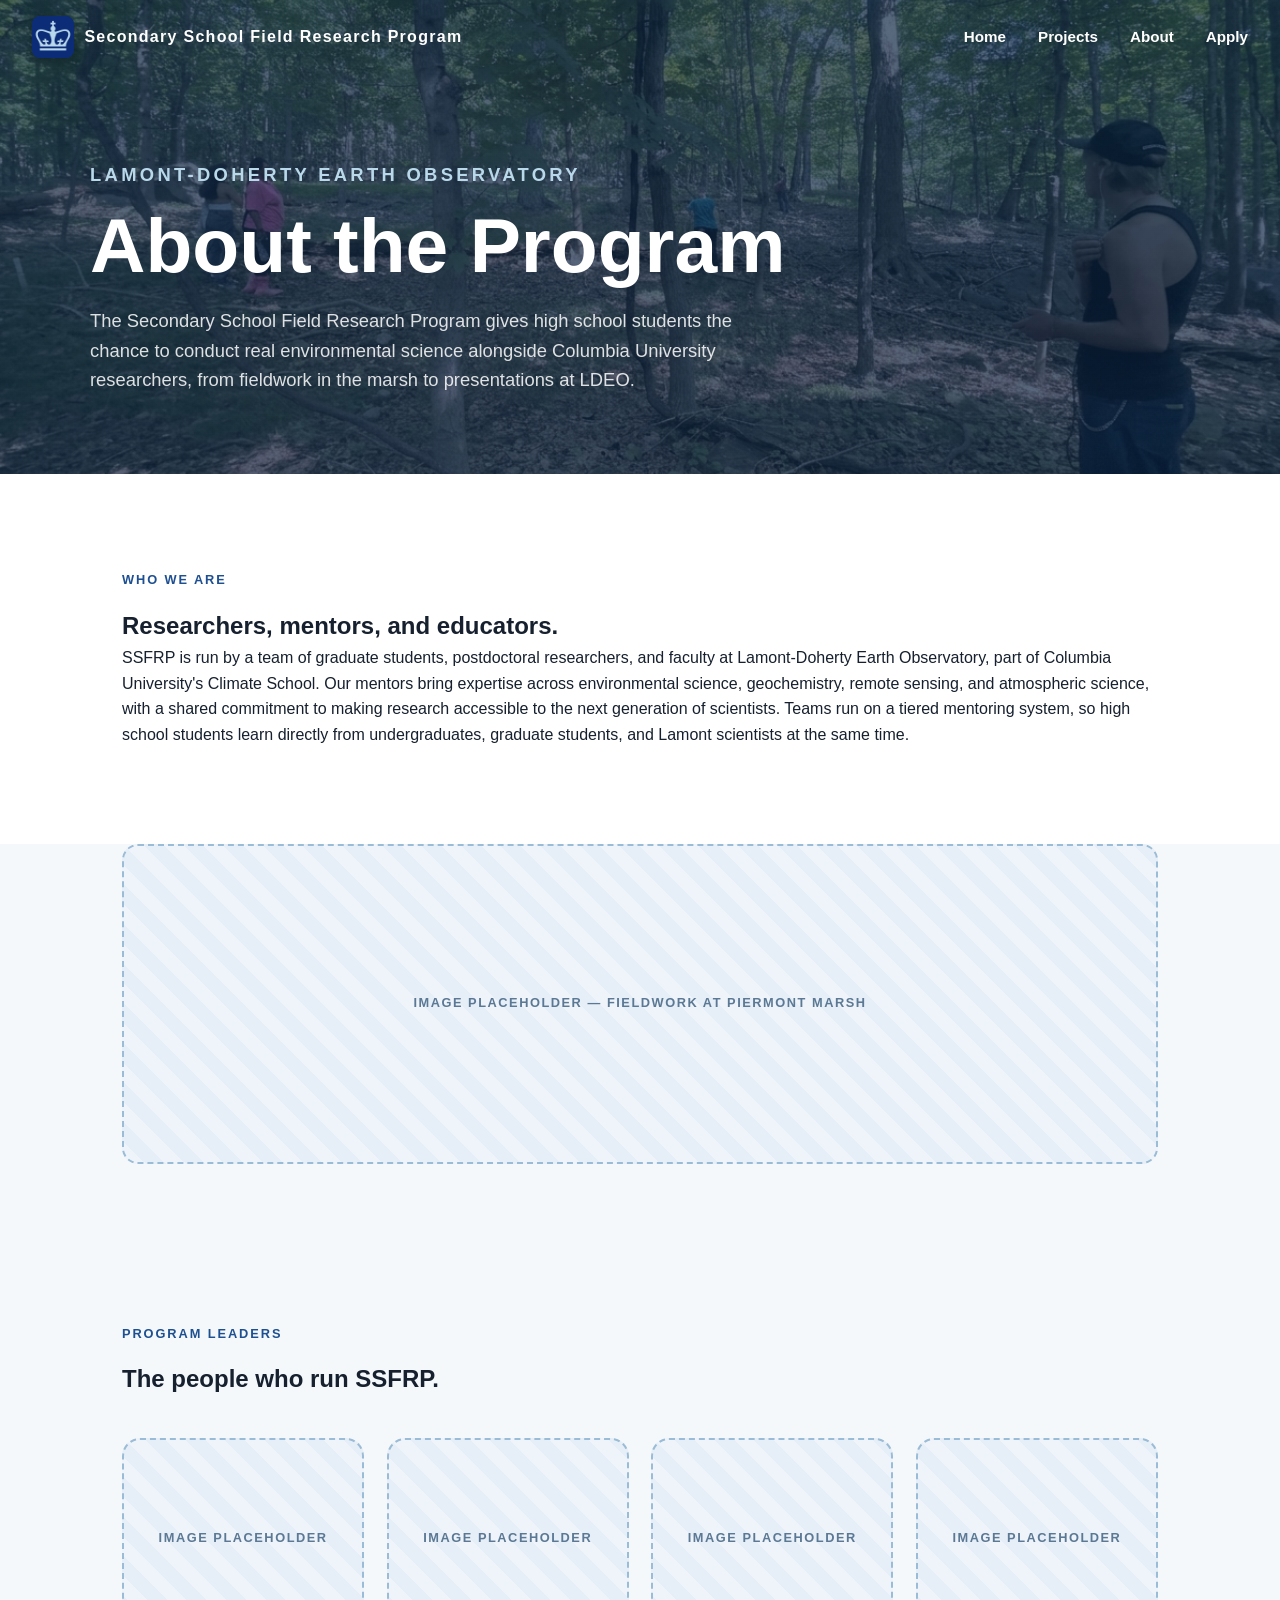
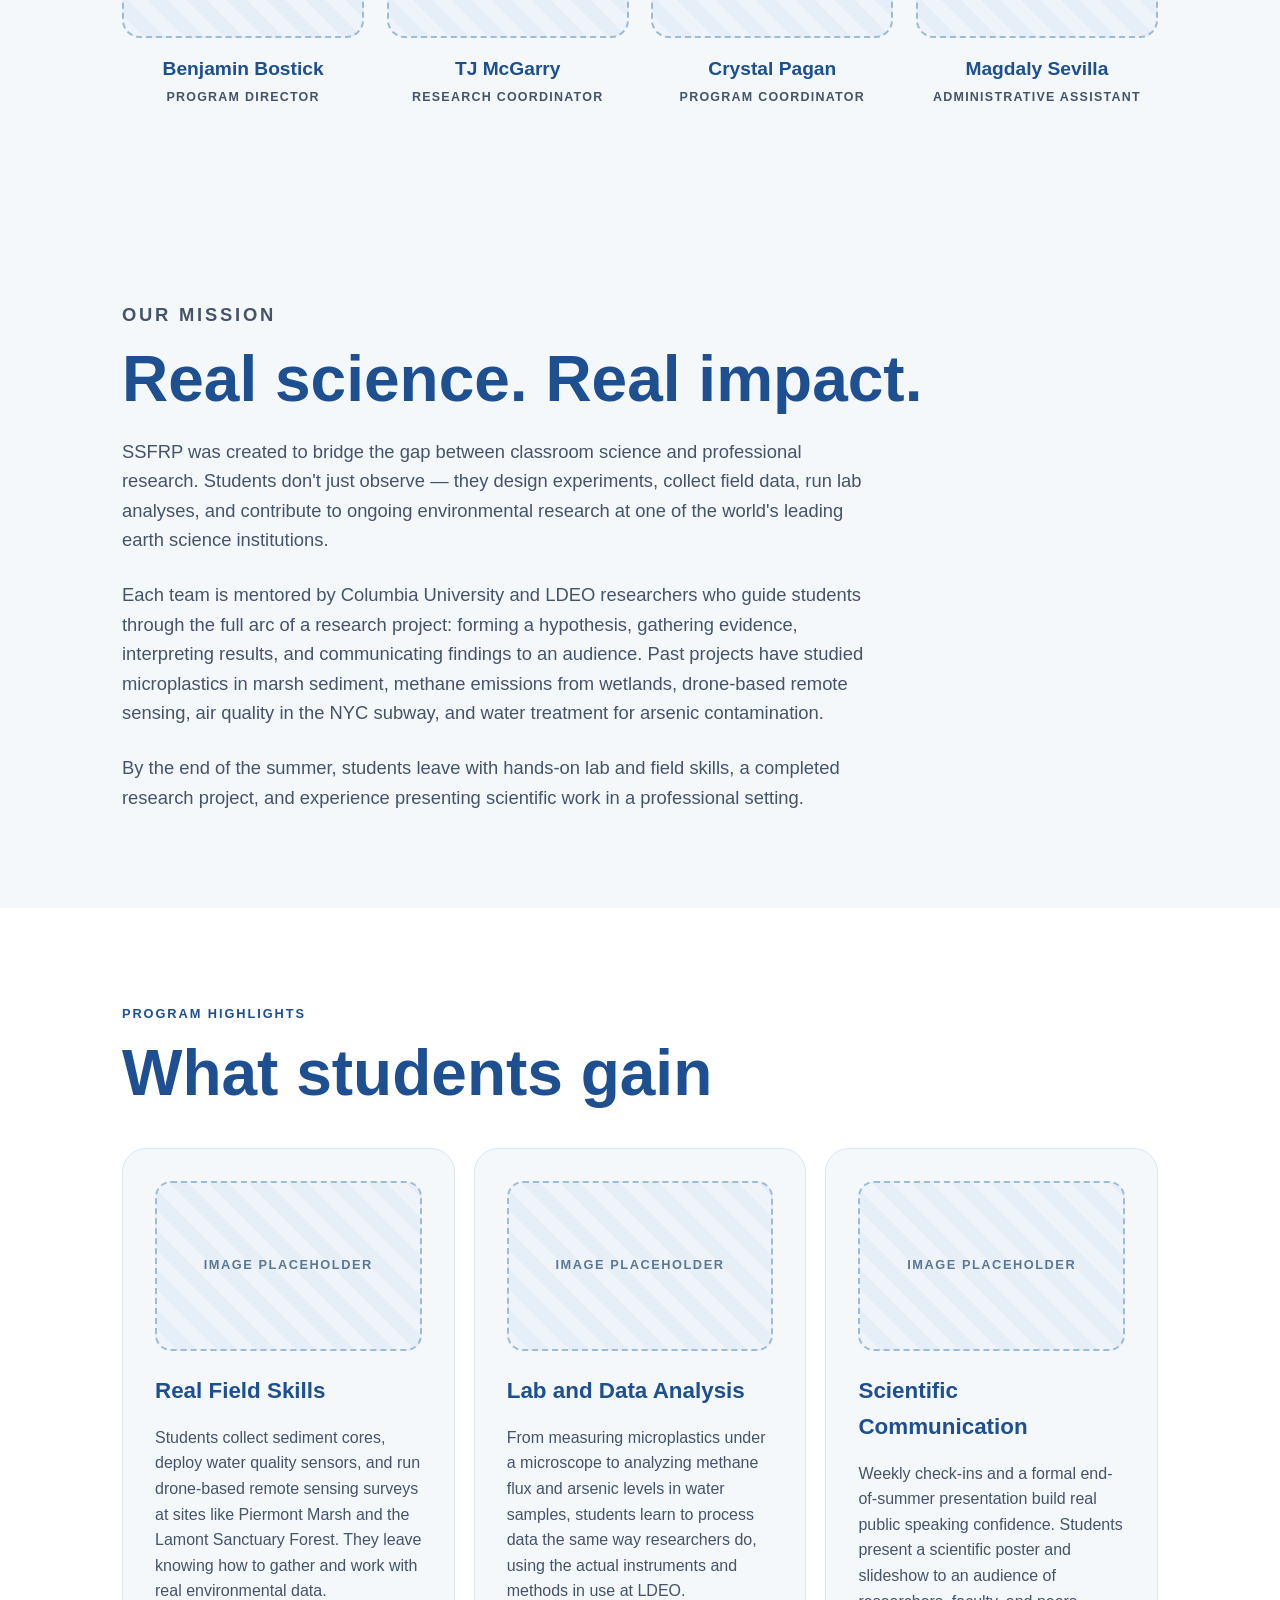
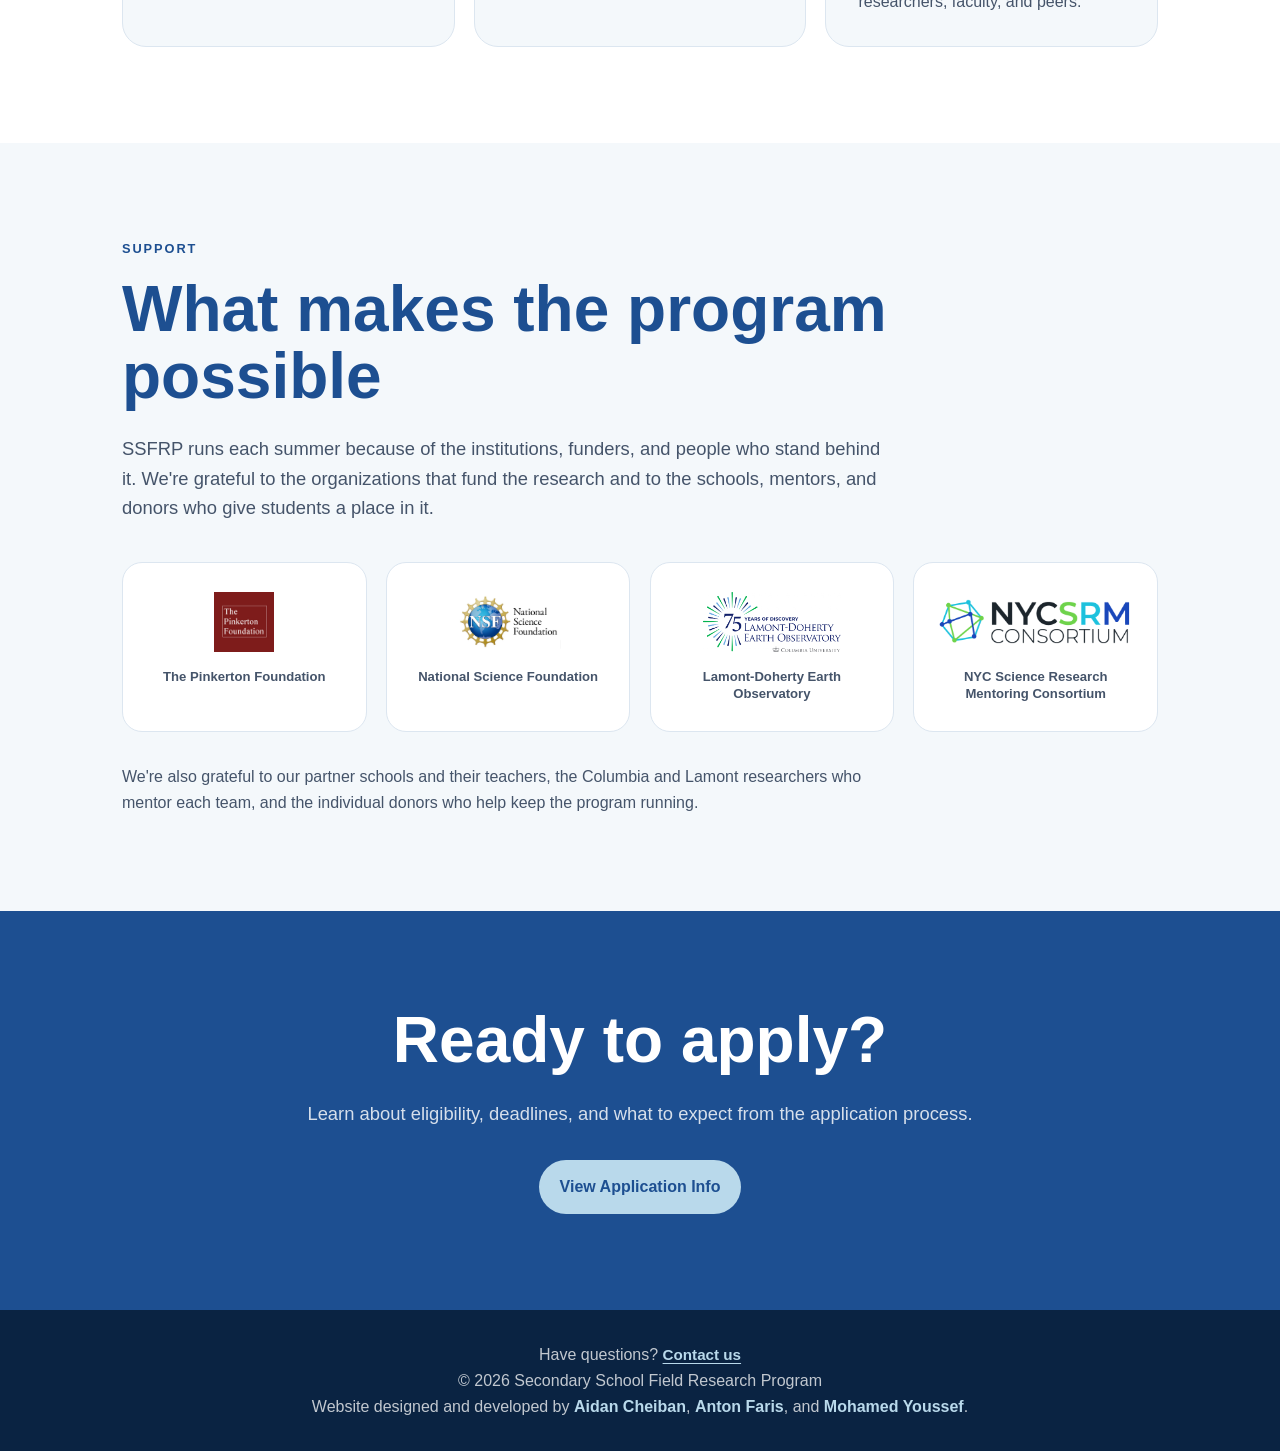
<file: about.html>
<!DOCTYPE html>
<html lang="en">
<head>
  <meta charset="UTF-8" />
  <meta name="viewport" content="width=device-width, initial-scale=1.0" />
  <title>About — SSFRP at LDEO</title>

  <link rel="icon" type="image/jpeg" href="assests/images/columbia-crown.jpeg" />
  <link rel="stylesheet" href="css/global.css" />


</head>
<body>

  <header class="site-header">
    <nav class="navbar">
      <a href="index.html" class="logo">
        <img class="brand-mark" src="assests/images/columbia-crown.jpeg" alt="Columbia University crown" />
        <span>Secondary School Field Research Program</span>
      </a>

      <button class="nav-toggle" type="button" aria-controls="primary-nav" aria-expanded="false" aria-label="Open navigation menu">
        <span></span>
        <span></span>
        <span></span>
      </button>

      <ul class="nav-links" id="primary-nav">
        <li><a href="index.html">Home</a></li>
        <li class="nav-dropdown">
          <a href="projects.html">Projects</a>
          <ul class="dropdown-menu">
            <li><a href="project_years/2026.html">2026</a></li>
            <li><a href="project_years/2025.html">2025</a></li>
            <li><a href="project_years/2024.html">2024</a></li>
            <li><a href="project_years/2023.html">2023</a></li>
          </ul>
        </li>
        <li><a href="about.html">About</a></li>
        <li><a href="apply.html">Apply</a></li>
      </ul>
    </nav>
  </header>

  <main>

    <!-- Page Hero -->
    <section class="page-hero about-hero">
      <div class="page-hero-inner">
        <p class="hero-label">Lamont-Doherty Earth Observatory</p>
        <h1>About the Program</h1>
        <p>
          The Secondary School Field Research Program gives high school students the chance
          to conduct real environmental science alongside Columbia University researchers,
          from fieldwork in the marsh to presentations at LDEO.
        </p>
      </div>
    </section>
    
    <!-- Who We Are -->
    <section class="who-section">
      <div class="section-container">
        <p class="section-label">Who We Are</p>
        <h2>Researchers, mentors, and educators.</h2>
        <p>
          SSFRP is run by a team of graduate students, postdoctoral researchers, and faculty
          at Lamont-Doherty Earth Observatory, part of Columbia University's Climate School.
          Our mentors bring expertise across environmental science, geochemistry, remote
          sensing, and atmospheric science, with a shared commitment to making
          research accessible to the next generation of scientists. Teams run on a tiered
          mentoring system, so high school students learn directly from undergraduates,
          graduate students, and Lamont scientists at the same time.
        </p>
      </div>
    </section>

    <!-- Field photo banner -->
    <div class="media-banner">
      <div class="image-placeholder">Image Placeholder — fieldwork at Piermont Marsh</div>
    </div>

    <!-- Program Team -->
    <section class="team-section">
      <div class="section-container">
        <p class="section-label">Program Leaders</p>
        <h2>The people who run SSFRP.</h2>

        <div class="team-grid">

          <div class="team-card">
            <div class="image-placeholder team-photo">Image Placeholder</div>
            <h3 class="team-name">Benjamin Bostick</h3>
            <span class="team-role">Program Director</span>
          </div>

          <div class="team-card">
            <div class="image-placeholder team-photo">Image Placeholder</div>
            <h3 class="team-name">TJ McGarry</h3>
            <span class="team-role">Research Coordinator</span>
          </div>

          <div class="team-card">
            <div class="image-placeholder team-photo">Image Placeholder</div>
            <h3 class="team-name">Crystal Pagan</h3>
            <span class="team-role">Program Coordinator</span>
          </div>

          <div class="team-card">
            <div class="image-placeholder team-photo">Image Placeholder</div>
            <h3 class="team-name">Magdaly Sevilla</h3>
            <span class="team-role">Administrative Assistant</span>
          </div>

        </div>
      </div>
    </section>
    <!-- Mission -->
    <section class="intro-section">
      <div class="section-container">
        <p class="section-label">Our Mission</p>
        <h2>Real science. Real impact.</h2>
        <p>
          SSFRP was created to bridge the gap between classroom science and professional
          research. Students don't just observe — they design experiments, collect field data,
          run lab analyses, and contribute to ongoing environmental research at one of the
          world's leading earth science institutions.
        </p>
        <br />
        <p>
          Each team is mentored by Columbia University and LDEO researchers who guide
          students through the full arc of a research project: forming a hypothesis,
          gathering evidence, interpreting results, and communicating findings to an audience.
          Past projects have studied microplastics in marsh sediment, methane emissions from
          wetlands, drone-based remote sensing, air quality in the NYC subway, and water
          treatment for arsenic contamination.
        </p>
        <br />
        <p>
          By the end of the summer, students leave with hands-on lab and field skills,
          a completed research project, and experience presenting scientific work in a
          professional setting.
        </p>
      </div>
    </section>

    <!-- Program Highlights -->
    <section class="cards-section">
      <div class="section-container">
        <p class="section-label">Program Highlights</p>
        <h2>What students gain</h2>

        <div class="cards-grid">
          <article class="info-card">
            <div class="image-placeholder card-media">Image Placeholder</div>
            <h3>Real Field Skills</h3>
            <p>
              Students collect sediment cores, deploy water quality sensors, and run
              drone-based remote sensing surveys at sites like Piermont Marsh and the
              Lamont Sanctuary Forest. They leave knowing how to gather and work with
              real environmental data.
            </p>
          </article>

          <article class="info-card">
            <div class="image-placeholder card-media">Image Placeholder</div>
            <h3>Lab and Data Analysis</h3>
            <p>
              From measuring microplastics under a microscope to analyzing methane flux
              and arsenic levels in water samples, students learn to process data the
              same way researchers do, using the actual instruments and methods in use at LDEO.
            </p>
          </article>

          <article class="info-card">
            <div class="image-placeholder card-media">Image Placeholder</div>
            <h3>Scientific Communication</h3>
            <p>
              Weekly check-ins and a formal end-of-summer presentation build real
              public speaking confidence. Students present a scientific poster and
              slideshow to an audience of researchers, faculty, and peers.
            </p>
          </article>
        </div>
      </div>
    </section>



    <!-- Support & Acknowledgements -->
    <section class="support-section">
      <div class="section-container">
        <p class="section-label">Support</p>
        <h2>What makes the program possible</h2>
        <p class="support-intro">
          SSFRP runs each summer because of the institutions, funders, and people who stand
          behind it. We're grateful to the organizations that fund the research and to the
          schools, mentors, and donors who give students a place in it.
        </p>

        <div class="support-logos">
          <a class="support-logo" href="https://www.thepinkertonfoundation.org/" target="_blank" rel="noopener noreferrer">
            <img src="assests/images/Pinkerton.jpg" alt="The Pinkerton Foundation logo" />
            <span>The Pinkerton Foundation</span>
          </a>
          <a class="support-logo" href="https://www.nsf.gov/" target="_blank" rel="noopener noreferrer">
            <img src="assests/images/NSF.jpg" alt="National Science Foundation logo" />
            <span>National Science Foundation</span>
          </a>
          <a class="support-logo" href="https://lamont.columbia.edu/" target="_blank" rel="noopener noreferrer">
            <img src="assests/images/LDEO.png" alt="Lamont-Doherty Earth Observatory logo" />
            <span>Lamont-Doherty Earth Observatory</span>
          </a>
          <a class="support-logo" href="https://www.studentresearchnyc.org/" target="_blank" rel="noopener noreferrer">
            <img src="assests/images/NYCSRM.png" alt="NYC Science Research Mentoring Consortium logo" />
            <span>NYC Science Research Mentoring Consortium</span>
          </a>
        </div>

        <p class="support-note">
          We're also grateful to our partner schools and their teachers, the Columbia and
          Lamont researchers who mentor each team, and the individual donors who help keep
          the program running.
        </p>
      </div>
    </section>

    <!-- CTA -->
    <section class="apply-preview">
      <div class="section-container apply-content">
        <h2>Ready to apply?</h2>
        <p>
          Learn about eligibility, deadlines, and what to expect from the application process.
        </p>
        <a href="apply.html" class="btn primary-btn">View Application Info</a>
      </div>
    </section>

  </main>

  <footer class="site-footer">
    <p> Have questions? <a href="mailto:msevilla@ldeo.columbia.edu" class="contact-link">Contact us</a></p>
    <p>© 2026 Secondary School Field Research Program</p>
    <p>
      Website designed and developed by <a href="https://www.linkedin.com/in/aidancheiban/" target="_blank" rel="noopener noreferrer">Aidan Cheiban</a>,
      <a href="https://www.linkedin.com/in/antounelabd/" target="_blank" rel="noopener noreferrer">Anton Faris</a>, and
      <a href="https://www.linkedin.com/in/mohamedsalahyoussef/" target="_blank" rel="noopener noreferrer">Mohamed Youssef</a>.
    </p>
  </footer>

  <script>
    const header = document.querySelector('.site-header');
    const navToggle = document.querySelector('.nav-toggle');
    const navLinks = document.querySelector('.nav-links');

    navToggle.addEventListener('click', () => {
      const isOpen = navLinks.classList.toggle('is-open');
      navToggle.classList.toggle('is-open', isOpen);
      navToggle.setAttribute('aria-expanded', isOpen);
      navToggle.setAttribute('aria-label', isOpen ? 'Close navigation menu' : 'Open navigation menu');
      header.classList.toggle('menu-open', isOpen);
    });

    navLinks.querySelectorAll('a').forEach((link) => {
      link.addEventListener('click', () => {
        navLinks.classList.remove('is-open');
        navToggle.classList.remove('is-open');
        navToggle.setAttribute('aria-expanded', 'false');
        navToggle.setAttribute('aria-label', 'Open navigation menu');
        header.classList.remove('menu-open');
      });
    });

    window.addEventListener('scroll', () => {
      header.classList.toggle('scrolled', window.scrollY > 80);
    });
  </script>

</body>
</html>
</file>
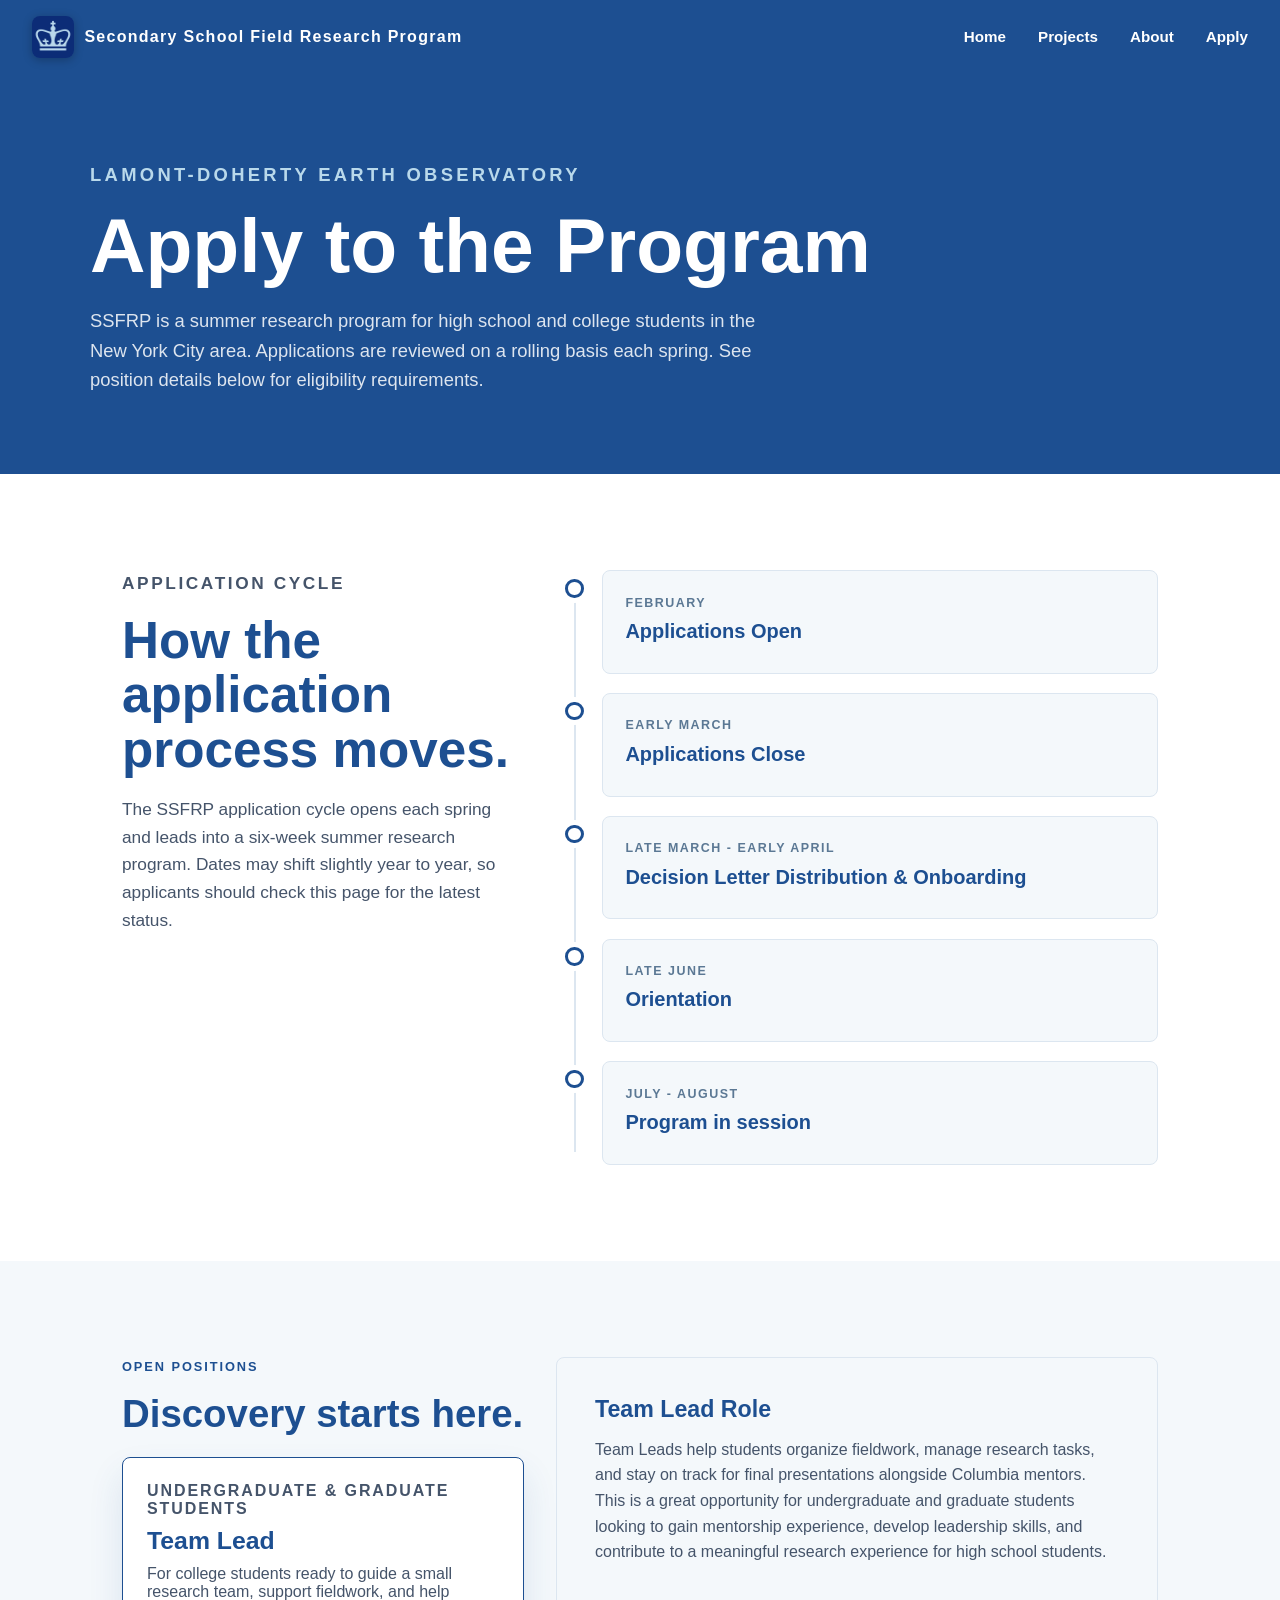
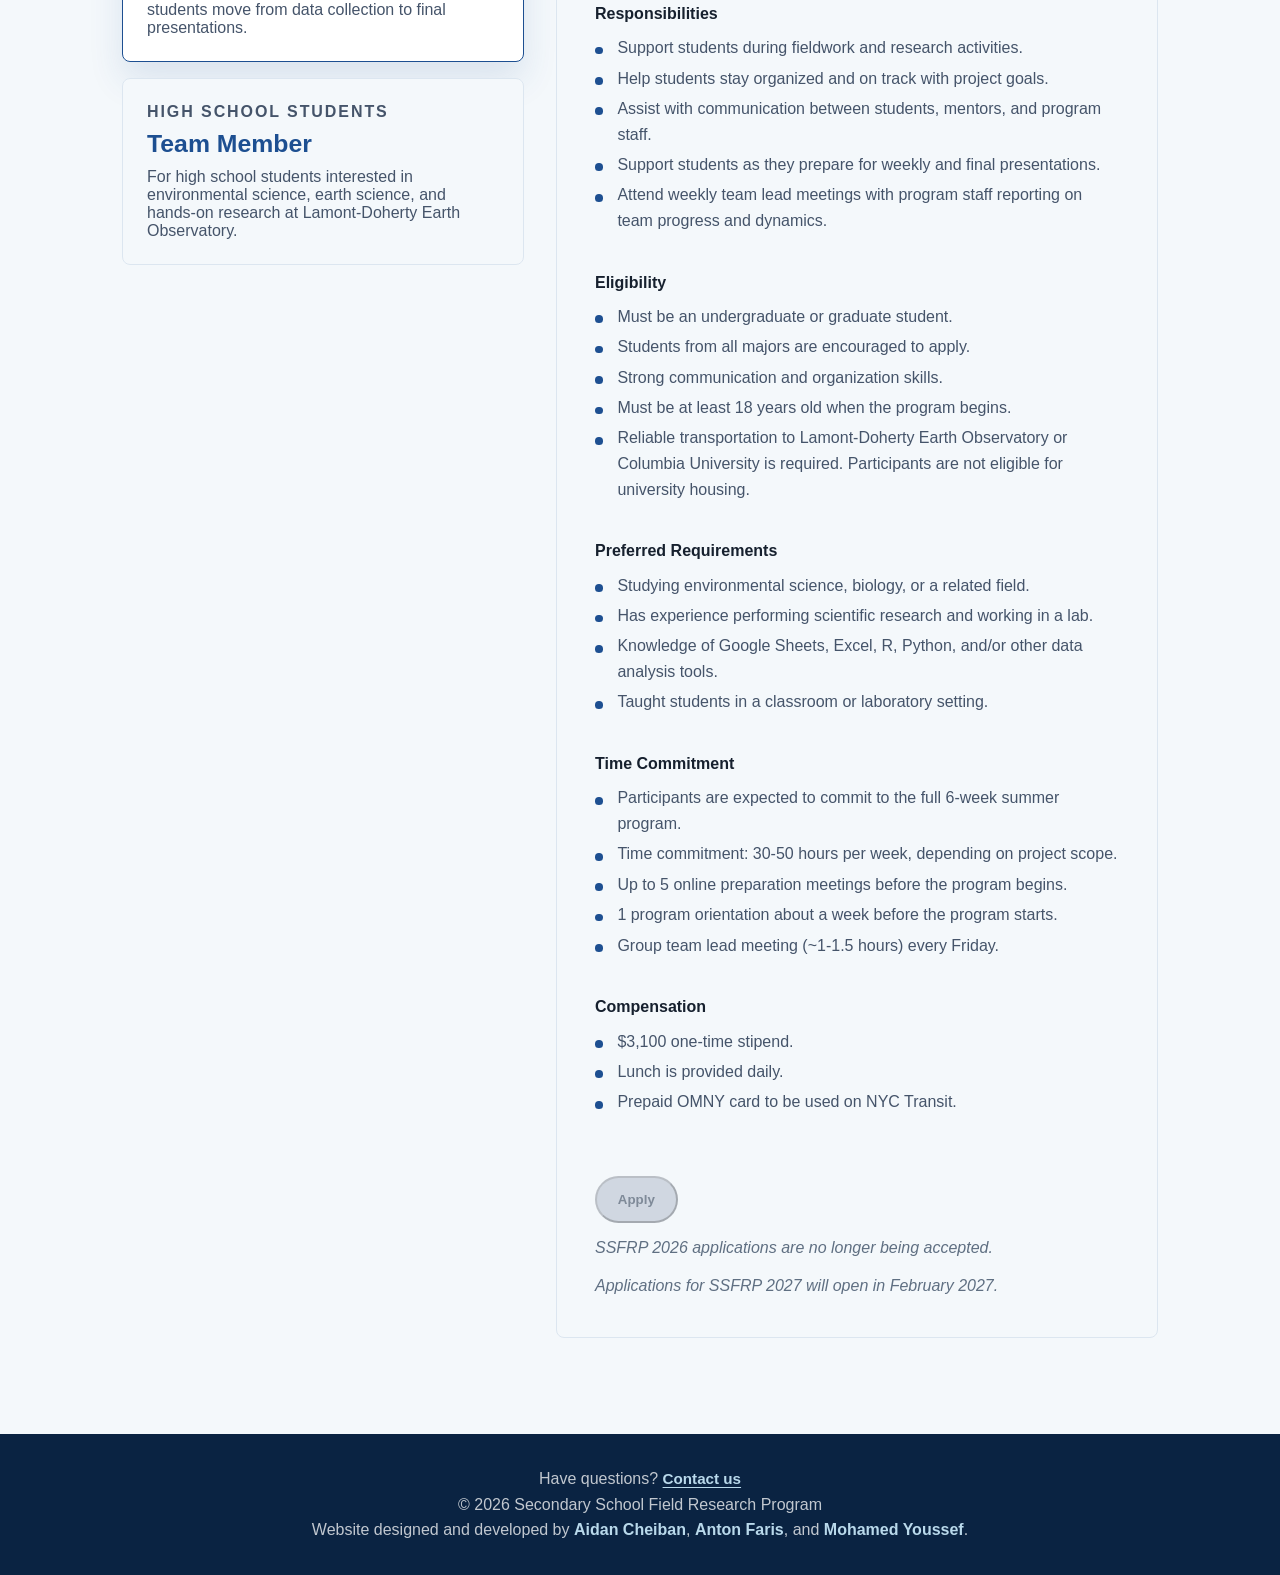
<file: apply.html>
<!DOCTYPE html>
<html lang="en">
<head>
  <meta charset="UTF-8" />
  <meta name="viewport" content="width=device-width, initial-scale=1.0" />
  <title>Apply — SSFRP at LDEO</title>

  <link rel="icon" type="image/jpeg" href="assests/images/columbia-crown.jpeg" />
  <link rel="stylesheet" href="css/global.css" />
</head>
<body>

  <header class="site-header">
    <nav class="navbar">
      <a href="index.html" class="logo">
        <img class="brand-mark" src="assests/images/columbia-crown.jpeg" alt="Columbia University crown" />
        <span>Secondary School Field Research Program</span>
      </a>

      <button class="nav-toggle" type="button" aria-controls="primary-nav" aria-expanded="false" aria-label="Open navigation menu">
        <span></span>
        <span></span>
        <span></span>
      </button>

      <ul class="nav-links" id="primary-nav">
        <li><a href="index.html">Home</a></li>
        <li class="nav-dropdown">
          <a href="projects.html">Projects</a>
          <ul class="dropdown-menu">
            <li><a href="project_years/2026.html">2026</a></li>
            <li><a href="project_years/2025.html">2025</a></li>
            <li><a href="project_years/2024.html">2024</a></li>
            <li><a href="project_years/2023.html">2023</a></li>
          </ul>
        </li>
        <li><a href="about.html">About</a></li>
        <li><a href="apply.html">Apply</a></li>
      </ul>
    </nav>
  </header>

  <main>

    <!-- Page Hero -->
    <section class="page-hero">
      <div class="page-hero-inner">
        <p class="hero-label">Lamont-Doherty Earth Observatory</p>
        <h1>Apply to the Program</h1>
        <p>
          SSFRP is a summer research program for high school and college students in the New York City area.
          Applications are reviewed on a rolling basis each spring. See position details below for eligibility requirements.
        </p>
      </div>
    </section>

    <!-- Application Cycle Timeline -->
    <section class="application-timeline-section" aria-labelledby="application-timeline-heading">
      <div class="section-container application-timeline-layout">
        <div class="timeline-intro">
          <p class="section-label">Application Cycle</p>
          <h2 id="application-timeline-heading">How the application process moves.</h2>
          <p>
            The SSFRP application cycle opens each spring and leads into a six-week summer research program.
            Dates may shift slightly year to year, so applicants should check this page for the latest status.
          </p>
        </div>

        <ol class="timeline-list">
          <li class="timeline-item">
            <span class="timeline-marker" aria-hidden="true"></span>
            <div class="timeline-card">
              <p class="timeline-date">February</p>
              <h3>Applications Open</h3>
            </div>
          </li>

          <li class="timeline-item">
            <span class="timeline-marker" aria-hidden="true"></span>
            <div class="timeline-card">
              <p class="timeline-date">Early March</p>
              <h3>Applications Close</h3>
            </div>
          </li>

          <li class="timeline-item">
            <span class="timeline-marker" aria-hidden="true"></span>
            <div class="timeline-card">
              <p class="timeline-date">Late March - Early April</p>
              <h3>Decision Letter Distribution & Onboarding</h3>
            </div>
          </li>

          <li class="timeline-item">
            <span class="timeline-marker" aria-hidden="true"></span>
            <div class="timeline-card">
              <p class="timeline-date">Late June</p>
              <h3>Orientation</h3>
            </div>
          </li>

          <li class="timeline-item">
            <span class="timeline-marker" aria-hidden="true"></span>
            <div class="timeline-card">
              <p class="timeline-date">July - August</p>
              <h3>Program in session</h3>
            </div>
          </li>
        </ol>
      </div>
    </section>

    <!-- Application Overview -->
    <section class="apply-roles-section">
      <div class="section-container apply-roles-layout">
        <div class="apply-copy-panel">
          <p class="section-label">Open Positions</p>
          <h2>Discovery starts here.</h2>

          <button class="role-option is-active" type="button" data-role="lead" aria-pressed="true">
            <p class="role-eyebrow">Undergraduate & Graduate Students</p>
            <h3>Team Lead</h3>
            <p>
              For college students ready to guide a small research team, support fieldwork,
              and help students move from data collection to final presentations.
            </p>
          </button>

          <button class="role-option" type="button" data-role="member" aria-pressed="false">
            <p class="role-eyebrow">High School Students</p>
            <h3>Team Member</h3>
            <p>
              For high school students interested in environmental science, earth science,
              and hands-on research at Lamont-Doherty Earth Observatory.
            </p>
          </button>
        </div>

        <aside class="application-details" aria-live="polite">

        <div class="role-detail is-active" data-role-panel="lead">
          <h3>Team Lead Role</h3>
          <p></p>
          <p>
            Team Leads help students organize fieldwork, manage research tasks, and stay on track for
            final presentations alongside Columbia mentors. This is a great opportunity for undergraduate
            and graduate students looking to gain mentorship experience, develop leadership skills, and
            contribute to a meaningful research experience for high school students.
          </p>

          <div class="requirements-group">
            <h4>Responsibilities</h4>
            <ul class="requirements-list">
              <li>Support students during fieldwork and research activities.</li>
              <li>Help students stay organized and on track with project goals.</li>
              <li>Assist with communication between students, mentors, and program staff.</li>
              <li>Support students as they prepare for weekly and final presentations.</li>
              <li>Attend weekly team lead meetings with program staff reporting on team progress and dynamics.</li>
            </ul>
          </div>

          <div class="requirements-group">
            <h4>Eligibility</h4>
            <ul class="requirements-list">
              <li>Must be an undergraduate or graduate student.</li>
              <li>Students from all majors are encouraged to apply.</li>
              <li>Strong communication and organization skills.</li>
              <li>Must be at least 18 years old when the program begins.</li>
              <li>
                Reliable transportation to Lamont-Doherty Earth Observatory or Columbia University is required.
                Participants are not eligible for university housing.
              </li>
            </ul>
          </div>

          <div class="requirements-group">
            <h4>Preferred Requirements</h4>
            <ul class="requirements-list">
              <li>Studying environmental science, biology, or a related field.</li>
              <li>Has experience performing scientific research and working in a lab.</li>
              <li>Knowledge of Google Sheets, Excel, R, Python, and/or other data analysis tools.</li>
              <li>Taught students in a classroom or laboratory setting.</li>
            </ul>
          </div>

          <div class="requirements-group">
            <h4>Time Commitment</h4>
            <ul class="requirements-list">
              <li>Participants are expected to commit to the full 6-week summer program.</li>
              <li>Time commitment: 30-50 hours per week, depending on project scope.</li>
              <li>Up to 5 online preparation meetings before the program begins.</li>
              <li>1 program orientation about a week before the program starts.</li>
              <li>Group team lead meeting (~1-1.5 hours) every Friday.</li>
            </ul>
          </div>

          <div class="requirements-group">
            <h4>Compensation</h4>
            <ul class="requirements-list">
              <li>$3,100 one-time stipend.</li>
              <li>Lunch is provided daily.</li>
              <li>Prepaid OMNY card to be used on NYC Transit.</li>
            </ul>
          </div>

          <div class="application-closed">
            <button class="btn application-btn" type="button" disabled>Apply</button>
            <p>SSFRP 2026 applications are no longer being accepted.</p>
            <p>Applications for SSFRP 2027 will open in February 2027.</p>
          </div>
        </div>

        <div class="role-detail" data-role-panel="member">
          <h3>Team Member Role</h3>
          <p></p>
          <p>
            Team Members participate in fieldwork, collect and analyze data, and prepare presentations
            with support from Columbia mentors and team leads. This is a great opportunity for high school
            students interested in environmental science, earth science, and hands-on research while also improving their
            public speaking skills.
          </p>

          <div class="requirements-group">
            <h4>Responsibilities</h4>
            <ul class="requirements-list">
              <li>Participate in fieldwork and research activities.</li>
              <li>Stay organized and on track with project goals.</li>
              <li>Communicate with team leads, mentors, and program staff.</li>
              <li>Share weekly project updates with peers and mentors through presentations.</li>
              <li>Design a scientific poster to be presented at the American Museum of Natural History Symposium.</li>
              <li>Present a final capstone slide deck at the end of the program.</li>
            </ul>
          </div>

          <div class="requirements-group">
            <h4>Eligibility</h4>
            <ul class="requirements-list">
              <li>Must be a high school student.</li>
              <li>Experience working on a team.</li>
              <li>
                Has taken the following courses:
                <ul class="nested-list">
                  <li>Regents Living Environment or a biology equivalent</li>
                  <li>Algebra 1 or higher</li>
                </ul>
              </li>
              <li>Must be at least 16 years old when the program begins.</li>
              <li>
                Reliable transportation to Lamont-Doherty Earth Observatory or Columbia University is required.
                Participants are not eligible for university housing.
              </li>
            </ul>
          </div>

          <div class="requirements-group">
            <h4>Preferred Requirements</h4>
            <ul class="requirements-list">
              <li>Has an interest in studying environmental science, biology, or a related field in college.</li>
              <li>
                Has taken the following courses:
                <ul class="nested-list">
                  <li>Regents Chemistry or equivalent</li>
                  <li>Regents Earth Science or equivalent</li>
                  <li>AP Environmental Science</li>
                  <li>AP Chemistry</li>
                  <li>AP Biology</li>
                </ul>
              </li>
              <li>Strong presentation and organization skills.</li>
              <li>Knowledge of Google Sheets, Excel, R, Python, and/or other data analysis tools.</li>
            </ul>
          </div>

          <div class="requirements-group">
            <h4>Time Commitment</h4>
            <ul class="requirements-list">
              <li>Participants are expected to commit to the full 6-week summer program.</li>
              <li>Time commitment: 30-50 hours per week, depending on project scope.</li>
              <li>1 program orientation about a week before the program starts.</li>
            </ul>
          </div>

          <div class="requirements-group">
            <h4>Compensation</h4>
            <ul class="requirements-list">
              <li>$1,500 one-time stipend.</li>
              <li>Lunch is provided daily.</li>
              <li>Prepaid OMNY card to be used on NYC Transit.</li>
            </ul>
          </div>

          <div class="application-closed">
            <button class="btn application-btn" type="button" disabled>Apply</button>
            <p>SSFRP 2026 applications are no longer being accepted.</p>
            <p>Applications for SSFRP 2027 will open in February 2027.</p>
          </div>
        </div>

        </aside>
      </div>
    </section>

  </main>

  <footer class="site-footer">
    <p> Have questions? <a href="mailto:msevilla@ldeo.columbia.edu" class="contact-link">Contact us</a></p>
    <p>© 2026 Secondary School Field Research Program</p>
    <p>
      Website designed and developed by <a href="https://www.linkedin.com/in/aidancheiban/" target="_blank" rel="noopener noreferrer">Aidan Cheiban</a>,
      <a href="https://www.linkedin.com/in/antounelabd/" target="_blank" rel="noopener noreferrer">Anton Faris</a>, and
      <a href="https://www.linkedin.com/in/mohamedsalahyoussef/" target="_blank" rel="noopener noreferrer">Mohamed Youssef</a>.
    </p>
  </footer>

  <script>
    const header = document.querySelector('.site-header');
    const navToggle = document.querySelector('.nav-toggle');
    const navLinks = document.querySelector('.nav-links');

    navToggle.addEventListener('click', () => {
      const isOpen = navLinks.classList.toggle('is-open');
      navToggle.classList.toggle('is-open', isOpen);
      navToggle.setAttribute('aria-expanded', isOpen);
      navToggle.setAttribute('aria-label', isOpen ? 'Close navigation menu' : 'Open navigation menu');
      header.classList.toggle('menu-open', isOpen);
    });

    navLinks.querySelectorAll('a').forEach((link) => {
      link.addEventListener('click', () => {
        navLinks.classList.remove('is-open');
        navToggle.classList.remove('is-open');
        navToggle.setAttribute('aria-expanded', 'false');
        navToggle.setAttribute('aria-label', 'Open navigation menu');
        header.classList.remove('menu-open');
      });
    });

    window.addEventListener('scroll', () => {
      header.classList.toggle('scrolled', window.scrollY > 80);
    });

    const roleOptions = document.querySelectorAll('.role-option');
    const roleDetails = document.querySelectorAll('.role-detail');

    roleOptions.forEach((option) => {
      option.addEventListener('click', () => {
        const selectedRole = option.dataset.role;

        roleOptions.forEach((item) => {
          const isSelected = item === option;
          item.classList.toggle('is-active', isSelected);
          item.setAttribute('aria-pressed', isSelected);
        });

        roleDetails.forEach((detail) => {
          detail.classList.toggle('is-active', detail.dataset.rolePanel === selectedRole);
        });
      });
    });
  </script>

</body>
</html>
</file>
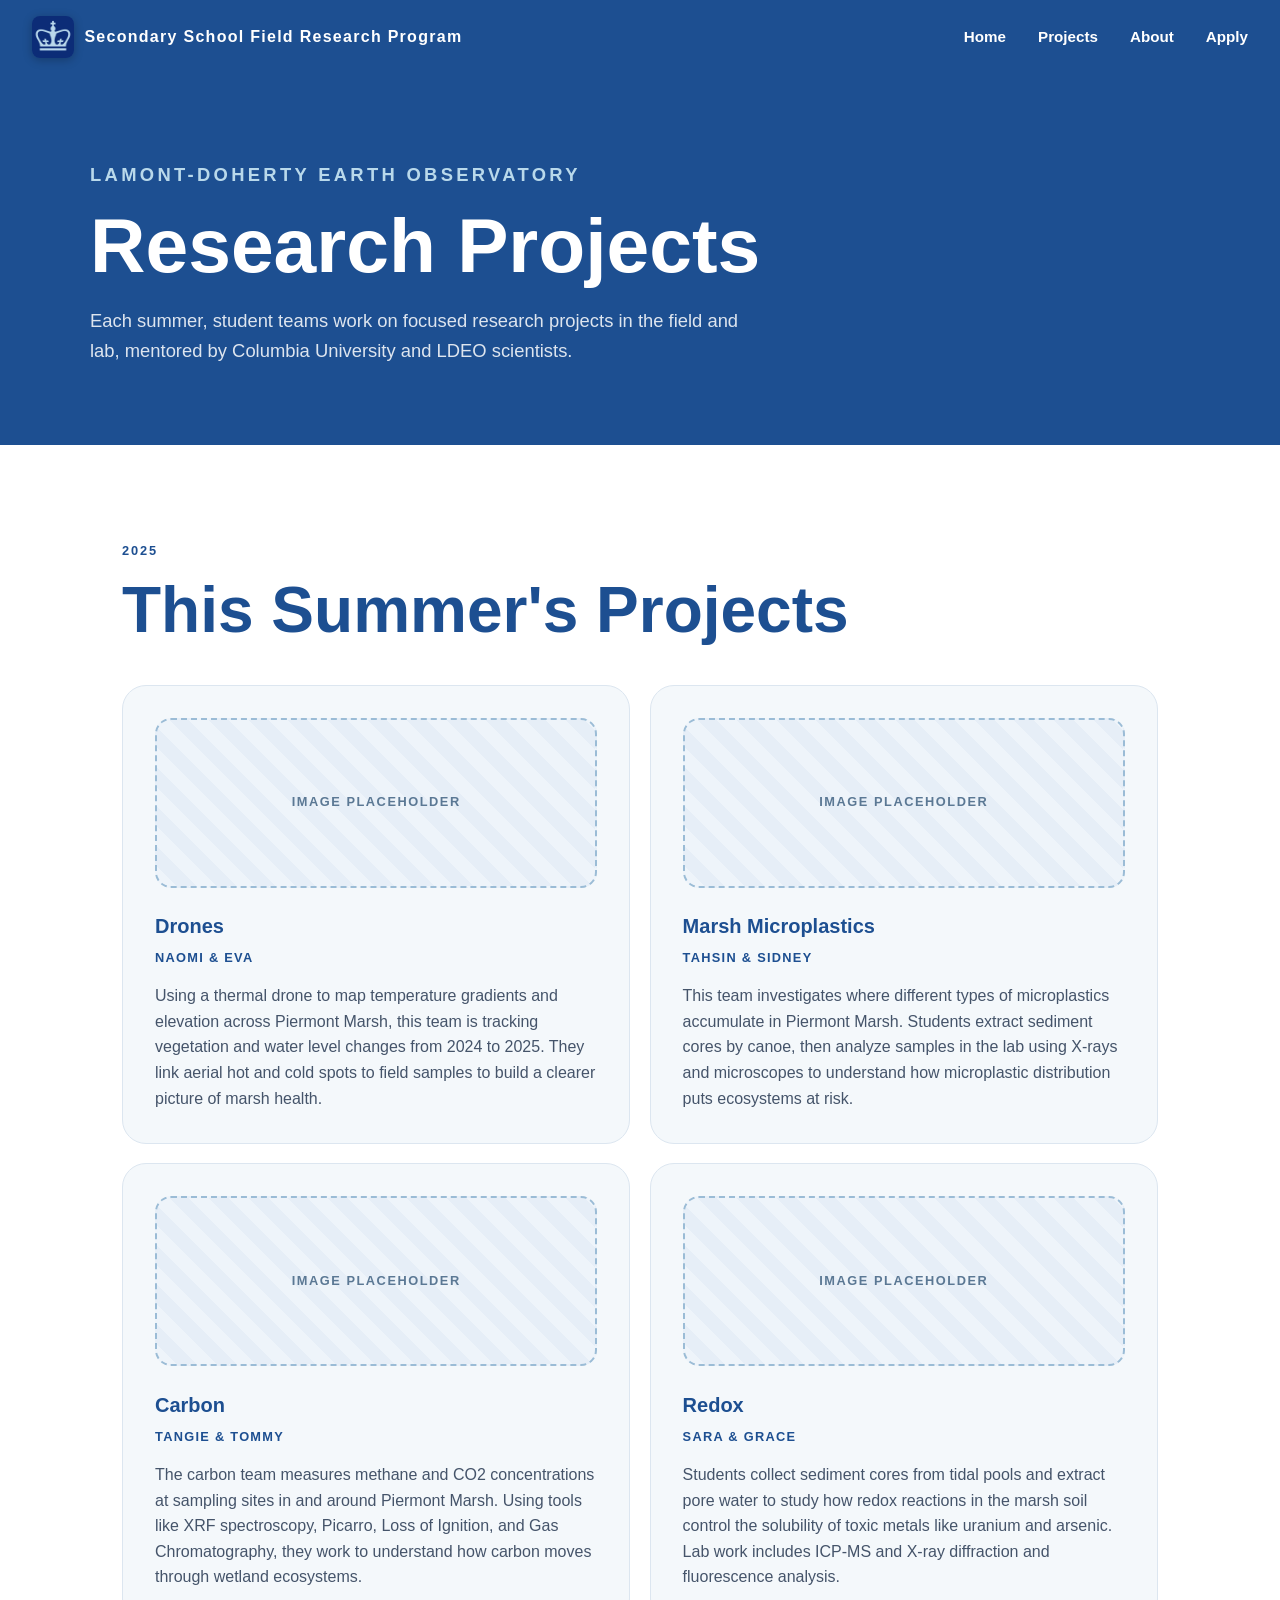
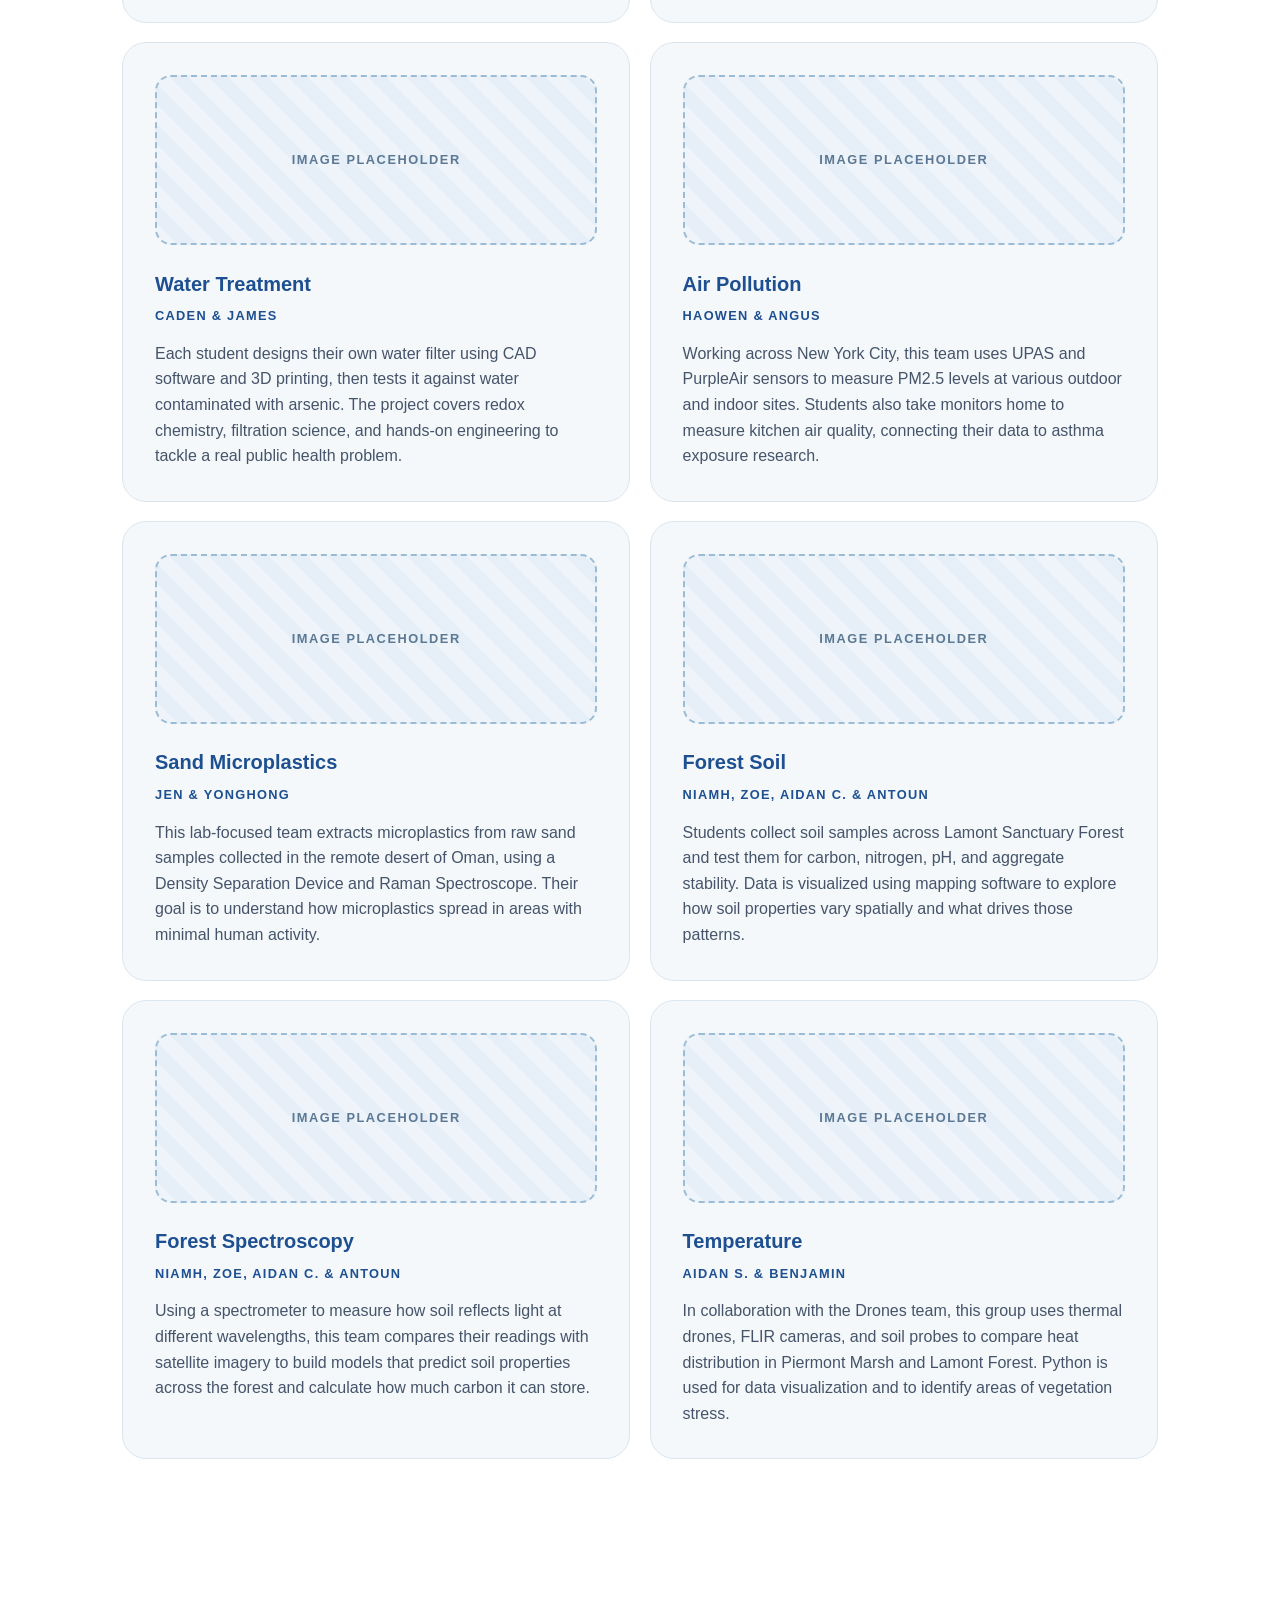
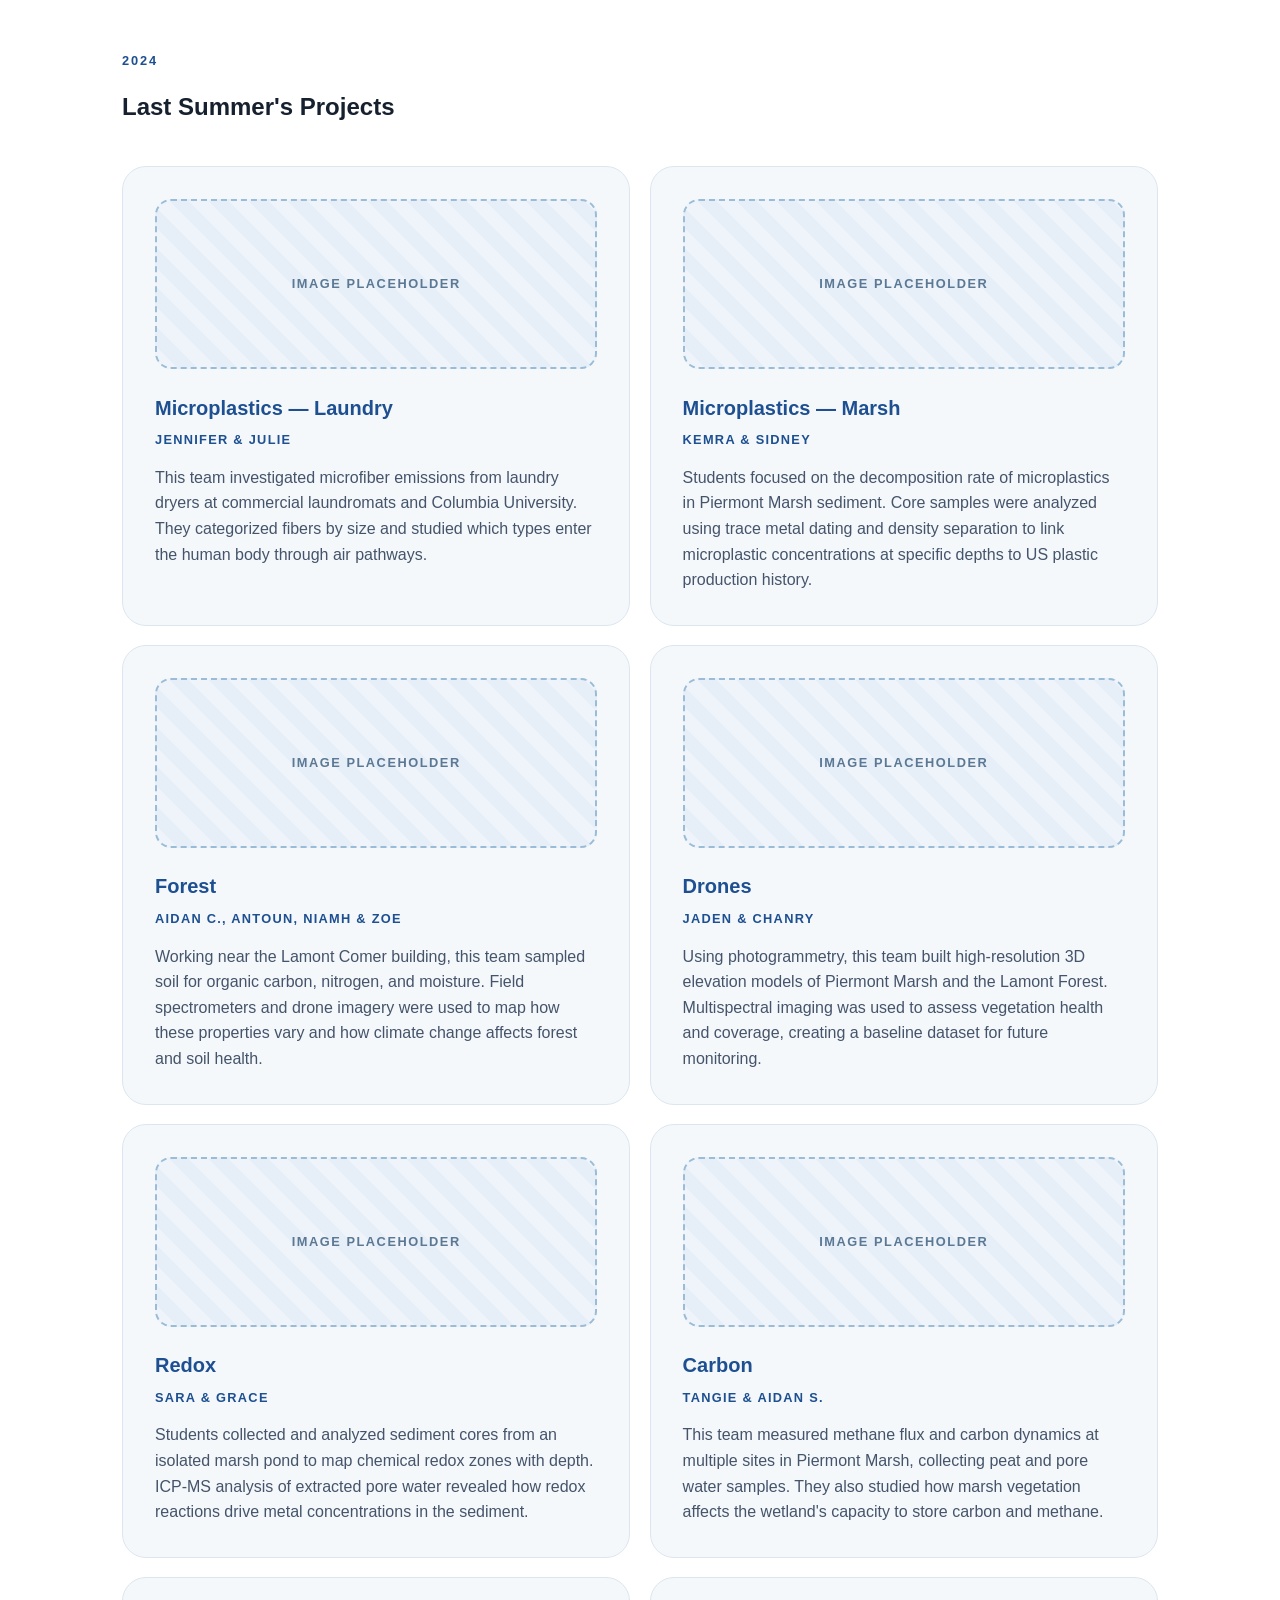
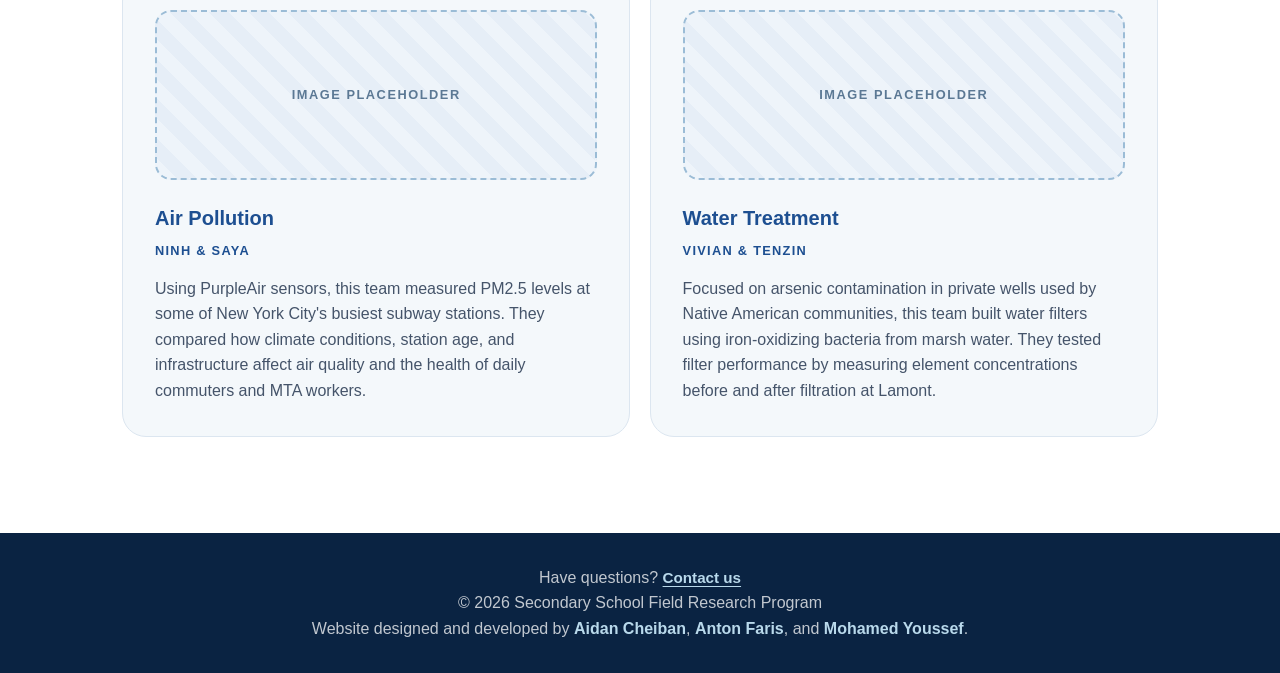
<file: projects.html>
<!DOCTYPE html>
<html lang="en">
<head>
  <meta charset="UTF-8" />
  <meta name="viewport" content="width=device-width, initial-scale=1.0" />
  <title>Projects — SSFRP at LDEO</title>

  <link rel="icon" type="image/jpeg" href="assests/images/columbia-crown.jpeg" />
  <link rel="stylesheet" href="css/global.css" />
</head>
<body>

  <header class="site-header">
    <nav class="navbar">
      <a href="index.html" class="logo">
        <img class="brand-mark" src="assests/images/columbia-crown.jpeg" alt="Columbia University crown" />
        <span>Secondary School Field Research Program</span>
      </a>

      <button class="nav-toggle" type="button" aria-controls="primary-nav" aria-expanded="false" aria-label="Open navigation menu">
        <span></span>
        <span></span>
        <span></span>
      </button>

      <ul class="nav-links" id="primary-nav">
        <li><a href="index.html">Home</a></li>
        <li class="nav-dropdown">
          <a href="projects.html">Projects</a>
          <ul class="dropdown-menu">
            <li><a href="project_years/2026.html">2026</a></li>
            <li><a href="project_years/2025.html">2025</a></li>
            <li><a href="project_years/2024.html">2024</a></li>
            <li><a href="project_years/2023.html">2023</a></li>
          </ul>
        </li>
        <li><a href="about.html">About</a></li>
        <li><a href="apply.html">Apply</a></li>
      </ul>
    </nav>
  </header>

  <main>

    <!-- Page Hero -->
    <section class="page-hero">
      <div class="page-hero-inner">
        <p class="hero-label">Lamont-Doherty Earth Observatory</p>
        <h1>Research Projects</h1>
        <p>
          Each summer, student teams work on focused research projects in the field and lab,
          mentored by Columbia University and LDEO scientists.
        </p>
      </div>
    </section>

    <!-- 2025 Projects -->
    <section class="cards-section" id="2025">
      <div class="section-container">
        <p class="section-label">2025</p>
        <h2>This Summer's Projects</h2>

        <div class="project-grid">

          <article class="project-card">
            <div class="image-placeholder card-media">Image Placeholder</div>
            <h3>Drones</h3>
            <span class="project-mentors">Naomi &amp; Eva</span>
            <p>
              Using a thermal drone to map temperature gradients and elevation across Piermont Marsh,
              this team is tracking vegetation and water level changes from 2024 to 2025. They link
              aerial hot and cold spots to field samples to build a clearer picture of marsh health.
            </p>
          </article>

          <article class="project-card">
            <div class="image-placeholder card-media">Image Placeholder</div>
            <h3>Marsh Microplastics</h3>
            <span class="project-mentors">Tahsin &amp; Sidney</span>
            <p>
              This team investigates where different types of microplastics accumulate in Piermont
              Marsh. Students extract sediment cores by canoe, then analyze samples in the lab using
              X-rays and microscopes to understand how microplastic distribution puts ecosystems at risk.
            </p>
          </article>

          <article class="project-card">
            <div class="image-placeholder card-media">Image Placeholder</div>
            <h3>Carbon</h3>
            <span class="project-mentors">Tangie &amp; Tommy</span>
            <p>
              The carbon team measures methane and CO2 concentrations at sampling sites in and around
              Piermont Marsh. Using tools like XRF spectroscopy, Picarro, Loss of Ignition, and Gas
              Chromatography, they work to understand how carbon moves through wetland ecosystems.
            </p>
          </article>

          <article class="project-card">
            <div class="image-placeholder card-media">Image Placeholder</div>
            <h3>Redox</h3>
            <span class="project-mentors">Sara &amp; Grace</span>
            <p>
              Students collect sediment cores from tidal pools and extract pore water to study how
              redox reactions in the marsh soil control the solubility of toxic metals like uranium
              and arsenic. Lab work includes ICP-MS and X-ray diffraction and fluorescence analysis.
            </p>
          </article>

          <article class="project-card">
            <div class="image-placeholder card-media">Image Placeholder</div>
            <h3>Water Treatment</h3>
            <span class="project-mentors">Caden &amp; James</span>
            <p>
              Each student designs their own water filter using CAD software and 3D printing, then
              tests it against water contaminated with arsenic. The project covers redox chemistry,
              filtration science, and hands-on engineering to tackle a real public health problem.
            </p>
          </article>

          <article class="project-card">
            <div class="image-placeholder card-media">Image Placeholder</div>
            <h3>Air Pollution</h3>
            <span class="project-mentors">Haowen &amp; Angus</span>
            <p>
              Working across New York City, this team uses UPAS and PurpleAir sensors to measure
              PM2.5 levels at various outdoor and indoor sites. Students also take monitors home
              to measure kitchen air quality, connecting their data to asthma exposure research.
            </p>
          </article>

          <article class="project-card">
            <div class="image-placeholder card-media">Image Placeholder</div>
            <h3>Sand Microplastics</h3>
            <span class="project-mentors">Jen &amp; YongHong</span>
            <p>
              This lab-focused team extracts microplastics from raw sand samples collected in the
              remote desert of Oman, using a Density Separation Device and Raman Spectroscope.
              Their goal is to understand how microplastics spread in areas with minimal human activity.
            </p>
          </article>

          <article class="project-card">
            <div class="image-placeholder card-media">Image Placeholder</div>
            <h3>Forest Soil</h3>
            <span class="project-mentors">Niamh, Zoe, Aidan C. &amp; Antoun</span>
            <p>
              Students collect soil samples across Lamont Sanctuary Forest and test them for carbon,
              nitrogen, pH, and aggregate stability. Data is visualized using mapping software to
              explore how soil properties vary spatially and what drives those patterns.
            </p>
          </article>

          <article class="project-card">
            <div class="image-placeholder card-media">Image Placeholder</div>
            <h3>Forest Spectroscopy</h3>
            <span class="project-mentors">Niamh, Zoe, Aidan C. &amp; Antoun</span>
            <p>
              Using a spectrometer to measure how soil reflects light at different wavelengths,
              this team compares their readings with satellite imagery to build models that predict
              soil properties across the forest and calculate how much carbon it can store.
            </p>
          </article>

          <article class="project-card">
            <div class="image-placeholder card-media">Image Placeholder</div>
            <h3>Temperature</h3>
            <span class="project-mentors">Aidan S. &amp; Benjamin</span>
            <p>
              In collaboration with the Drones team, this group uses thermal drones, FLIR cameras,
              and soil probes to compare heat distribution in Piermont Marsh and Lamont Forest.
              Python is used for data visualization and to identify areas of vegetation stress.
            </p>
          </article>

        </div>
      </div>
    </section>

    <!-- 2024 Projects -->
    <section class="who-section" id="2024">
      <div class="section-container">
        <p class="section-label">2024</p>
        <h2>Last Summer's Projects</h2>

        <div class="project-grid">

          <article class="project-card">
            <div class="image-placeholder card-media">Image Placeholder</div>
            <h3>Microplastics — Laundry</h3>
            <span class="project-mentors">Jennifer &amp; Julie</span>
            <p>
              This team investigated microfiber emissions from laundry dryers at commercial
              laundromats and Columbia University. They categorized fibers by size and studied
              which types enter the human body through air pathways.
            </p>
          </article>

          <article class="project-card">
            <div class="image-placeholder card-media">Image Placeholder</div>
            <h3>Microplastics — Marsh</h3>
            <span class="project-mentors">Kemra &amp; Sidney</span>
            <p>
              Students focused on the decomposition rate of microplastics in Piermont Marsh
              sediment. Core samples were analyzed using trace metal dating and density separation
              to link microplastic concentrations at specific depths to US plastic production history.
            </p>
          </article>

          <article class="project-card">
            <div class="image-placeholder card-media">Image Placeholder</div>
            <h3>Forest</h3>
            <span class="project-mentors">Aidan C., Antoun, Niamh &amp; Zoe</span>
            <p>
              Working near the Lamont Comer building, this team sampled soil for organic carbon,
              nitrogen, and moisture. Field spectrometers and drone imagery were used to map how
              these properties vary and how climate change affects forest and soil health.
            </p>
          </article>

          <article class="project-card">
            <div class="image-placeholder card-media">Image Placeholder</div>
            <h3>Drones</h3>
            <span class="project-mentors">Jaden &amp; Chanry</span>
            <p>
              Using photogrammetry, this team built high-resolution 3D elevation models of
              Piermont Marsh and the Lamont Forest. Multispectral imaging was used to assess
              vegetation health and coverage, creating a baseline dataset for future monitoring.
            </p>
          </article>

          <article class="project-card">
            <div class="image-placeholder card-media">Image Placeholder</div>
            <h3>Redox</h3>
            <span class="project-mentors">Sara &amp; Grace</span>
            <p>
              Students collected and analyzed sediment cores from an isolated marsh pond to map
              chemical redox zones with depth. ICP-MS analysis of extracted pore water revealed
              how redox reactions drive metal concentrations in the sediment.
            </p>
          </article>

          <article class="project-card">
            <div class="image-placeholder card-media">Image Placeholder</div>
            <h3>Carbon</h3>
            <span class="project-mentors">Tangie &amp; Aidan S.</span>
            <p>
              This team measured methane flux and carbon dynamics at multiple sites in Piermont
              Marsh, collecting peat and pore water samples. They also studied how marsh vegetation
              affects the wetland's capacity to store carbon and methane.
            </p>
          </article>

          <article class="project-card">
            <div class="image-placeholder card-media">Image Placeholder</div>
            <h3>Air Pollution</h3>
            <span class="project-mentors">Ninh &amp; Saya</span>
            <p>
              Using PurpleAir sensors, this team measured PM2.5 levels at some of New York City's
              busiest subway stations. They compared how climate conditions, station age, and
              infrastructure affect air quality and the health of daily commuters and MTA workers.
            </p>
          </article>

          <article class="project-card">
            <div class="image-placeholder card-media">Image Placeholder</div>
            <h3>Water Treatment</h3>
            <span class="project-mentors">Vivian &amp; Tenzin</span>
            <p>
              Focused on arsenic contamination in private wells used by Native American communities,
              this team built water filters using iron-oxidizing bacteria from marsh water. They
              tested filter performance by measuring element concentrations before and after filtration at Lamont.
            </p>
          </article>

        </div>
      </div>
    </section>

  </main>

  <footer class="site-footer">
    <p> Have questions? <a href="mailto:msevilla@ldeo.columbia.edu" class="contact-link">Contact us</a></p>
    <p>© 2026 Secondary School Field Research Program</p>
    <p>
      Website designed and developed by <a href="https://www.linkedin.com/in/aidancheiban/" target="_blank" rel="noopener noreferrer">Aidan Cheiban</a>,
      <a href="https://www.linkedin.com/in/antounelabd/" target="_blank" rel="noopener noreferrer">Anton Faris</a>, and
      <a href="https://www.linkedin.com/in/mohamedsalahyoussef/" target="_blank" rel="noopener noreferrer">Mohamed Youssef</a>.
    </p>
  </footer>

  <script>
    const header = document.querySelector('.site-header');
    const navToggle = document.querySelector('.nav-toggle');
    const navLinks = document.querySelector('.nav-links');

    navToggle.addEventListener('click', () => {
      const isOpen = navLinks.classList.toggle('is-open');
      navToggle.classList.toggle('is-open', isOpen);
      navToggle.setAttribute('aria-expanded', isOpen);
      navToggle.setAttribute('aria-label', isOpen ? 'Close navigation menu' : 'Open navigation menu');
      header.classList.toggle('menu-open', isOpen);
    });

    navLinks.querySelectorAll('a').forEach((link) => {
      link.addEventListener('click', () => {
        navLinks.classList.remove('is-open');
        navToggle.classList.remove('is-open');
        navToggle.setAttribute('aria-expanded', 'false');
        navToggle.setAttribute('aria-label', 'Open navigation menu');
        header.classList.remove('menu-open');
      });
    });

    window.addEventListener('scroll', () => {
      header.classList.toggle('scrolled', window.scrollY > 80);
    });
  </script>

</body>
</html>
 
</file>
<file: css/global.css>
/* =========================
   Global Reset
========================= */

* {
  margin: 0;
  padding: 0;
  box-sizing: border-box;
}

html {
  scroll-behavior: smooth;
  -webkit-text-size-adjust: 100%;
  text-size-adjust: 100%;
}

body {
  font-family: Arial, Helvetica, sans-serif;
  background: #f4f8fb;
  color: #16202e;
  line-height: 1.6;
  overflow-x: hidden;
}

a {
  color: inherit;
  text-decoration: none;
}

/* =========================
   Header / Navbar
========================= */

.site-header {
  position: fixed;
  top: 0;
  width: 100%;
  z-index: 20;
  padding: 1rem 0;
  transition: background 0.3s ease, box-shadow 0.3s ease;
}

.site-header.scrolled {
  background: rgba(255, 255, 255, 0.92);
  backdrop-filter: blur(12px);
  box-shadow: 0 4px 20px rgba(0, 0, 0, 0.08);
}

.navbar {
  width: 100%;
  padding: 0 2rem;
  display: flex;
  align-items: center;
  justify-content: space-between;
}

.logo {
  font-weight: 800;
  letter-spacing: 0.08em;
  color: white;
  display: inline-flex;
  align-items: center;
  gap: 0.65rem;
}

.brand-mark {
  height: 42px;
  width: 42px;
  border-radius: 8px;
  flex-shrink: 0;
  box-shadow: 0 2px 10px rgba(0, 0, 0, 0.25);
}

.site-header.scrolled .logo {
  color: #1D4F91;
}

.nav-links {
  list-style: none;
  display: flex;
  gap: 2rem;
}

.nav-toggle {
  display: none;
  width: 44px;
  height: 44px;
  border: 1px solid rgba(255, 255, 255, 0.45);
  border-radius: 8px;
  background: rgba(10, 35, 66, 0.22);
  cursor: pointer;
  align-items: center;
  justify-content: center;
  flex-direction: column;
  gap: 5px;
}

.nav-toggle span {
  display: block;
  width: 22px;
  height: 2px;
  border-radius: 999px;
  background: white;
  transition: transform 0.2s ease, opacity 0.2s ease, background 0.2s ease;
}

.site-header.scrolled .nav-toggle,
.site-header.menu-open .nav-toggle {
  border-color: rgba(29, 79, 145, 0.24);
  background: rgba(255, 255, 255, 0.85);
}

.site-header.scrolled .nav-toggle span,
.site-header.menu-open .nav-toggle span {
  background: #1D4F91;
}

.nav-toggle.is-open span:nth-child(1) {
  transform: translateY(7px) rotate(45deg);
}

.nav-toggle.is-open span:nth-child(2) {
  opacity: 0;
}

.nav-toggle.is-open span:nth-child(3) {
  transform: translateY(-7px) rotate(-45deg);
}

.nav-links li {
  position: relative;
}

.nav-dropdown::after {
  content: "";
  position: absolute;
  top: 100%;
  left: 0;
  width: 100%;
  height: 0.8rem;
}

.nav-links a {
  color: white;
  font-weight: 600;
  font-size: 0.95rem;
  transition: opacity 0.2s ease;
}

.nav-links a:hover {
  opacity: 0.75;
}

.site-header.scrolled .nav-links a {
  color: #1D4F91;
}

.dropdown-menu {
  position: absolute;
  top: 100%;
  left: 50%;
  min-width: 120px;
  padding: 0.65rem 0;
  margin-top: 0.8rem;
  list-style: none;
  background: rgba(8, 27, 20, 0.94);
  border: 1px solid rgba(255, 255, 255, 0.16);
  border-radius: 8px;
  box-shadow: 0 16px 30px rgba(0, 0, 0, 0.22);
  opacity: 0;
  pointer-events: none;
  transform: translate(-50%, -8px);
  transition: opacity 0.2s ease, transform 0.2s ease;
}

.dropdown-menu a {
  display: block;
  padding: 0.45rem 1rem;
  white-space: nowrap;
}

.nav-dropdown:hover .dropdown-menu,
.nav-dropdown:focus-within .dropdown-menu {
  opacity: 1;
  pointer-events: auto;
  transform: translate(-50%, 0);
}

.site-header.scrolled .dropdown-menu {
  background: rgba(255, 255, 255, 0.96);
  border-color: rgba(18, 55, 42, 0.12);
}

/* =========================
   Hero Section
========================= */

.hero {
  position: relative;
  min-height: 100vh;
  min-height: 100svh;
  overflow: hidden;
  display: flex;
  align-items: center;
  justify-content: flex-start;
  padding: clamp(6rem, 12vh, 9rem) clamp(1.25rem, 8vw, 4rem) clamp(4rem, 10vh, 7rem);
}

.hero-video {
  position: fixed;
  top: 0;
  left: 0;
  width: 100%;
  height: 100vh;
  height: 100svh;
  object-fit: cover;
  z-index: -3;
  opacity: 0.85;
}

.hero-overlay {
  position: absolute;
  inset: 0;
  background:
    linear-gradient(
      rgba(10, 35, 66, 0.62),
      rgba(10, 35, 66, 0.5)
    ),
    radial-gradient(
      circle at center,
      rgba(185, 217, 235, 0.08),
      rgba(10, 35, 66, 0.45)
    );
  z-index: -2;
}

.hero-content {
  max-width: 700px;
  margin-left: 0;
  padding: 0 2rem 0 0;
  color: white;
  text-align: left;
  transition: opacity 0.2s ease, transform 0.2s ease;
}

.hero-label {
  text-transform: uppercase;
  letter-spacing: 0.18em;
  font-size: 0.85rem;
  font-weight: 700;
  margin-bottom: 1rem;
  color: #B9D9EB;
}

.hero h1 {
  font-size: clamp(2.45rem, 7vw, 6rem);
  font-size: clamp(2.45rem, min(7vw, 10vh), 6rem);
  line-height: 0.95;
  margin-bottom: 1.5rem;
  overflow-wrap: normal;
}

.hero-description {
  max-width: 720px;
  margin: 0 0 2rem 0;
  font-size: clamp(1rem, 1.6vw, 1.25rem);
  font-size: clamp(1rem, min(1.6vw, 2.6vh), 1.25rem);
  color: rgba(255, 255, 255, 0.88);
}

.hero-buttons {
  display: flex;
  justify-content: flex-start;
  gap: 1rem;
  margin-top: 2rem;
  flex-wrap: wrap;
}

.btn {
  display: inline-block;
  padding: 0.9rem 1.3rem;
  border-radius: 999px;
  font-weight: 700;
  transition: transform 0.2s ease, background 0.2s ease;
}

.btn:hover {
  transform: translateY(-2px);
}

.primary-btn {
  background: #B9D9EB;
  color: #1D4F91;
}

.secondary-btn {
  border: 1px solid rgba(255, 255, 255, 0.65);
  color: white;
}

/* Scroll hint */

.scroll-hint {
  position: absolute;
  bottom: 2rem;
  color: white;
  display: flex;
  flex-direction: column;
  align-items: center;
  gap: 0.8rem;
  font-size: 0.8rem;
  letter-spacing: 0.15em;
  text-transform: uppercase;
}

.scroll-line {
  width: 1px;
  height: 45px;
  background: white;
  opacity: 0.75;
  animation: scrollPulse 1.6s infinite;
}

@keyframes scrollPulse {
  0% {
    transform: scaleY(0.2);
    opacity: 0.2;
  }

  50% {
    transform: scaleY(1);
    opacity: 1;
  }

  100% {
    transform: scaleY(0.2);
    opacity: 0.2;
  }
}

/* =========================
   Sections
========================= */

.intro-section,
.cards-section,
.apply-preview {
  position: relative;
  z-index: 5;
  background: #f4f8fb;
}

.section-container {
  max-width: 1100px;
  margin: 0 auto;
  padding: 6rem 2rem;
}

.section-label {
  text-transform: uppercase;
  letter-spacing: 0.15em;
  font-size: 0.8rem;
  font-weight: 800;
  color: #1D4F91;
  margin-bottom: 1rem;
}

.intro-section h2,
.cards-section h2,
.apply-preview h2 {
  font-size: clamp(2rem, 5vw, 4rem);
  line-height: 1.05;
  margin-bottom: 1.5rem;
  color: #1D4F91;
}

.intro-section p,
.apply-preview p {
  max-width: 760px;
  font-size: 1.15rem;
  color: #45546a;
}

/* =========================
   Cards
========================= */

.cards-section {
  background: white;
}

.cards-grid {
  margin-top: 2.5rem;
  display: grid;
  grid-template-columns: repeat(3, 1fr);
  gap: 1.2rem;
}

.info-card {
  background: #f4f8fb;
  padding: 2rem;
  border-radius: 24px;
  border: 1px solid #dce6f0;
  transition: transform 0.25s ease, box-shadow 0.25s ease;
}

.info-card:hover {
  transform: translateY(-8px);
  box-shadow: 0 20px 35px rgba(0, 0, 0, 0.08);
}

.info-card h3 {
  color: #1D4F91;
  margin-bottom: 1rem;
  font-size: 1.4rem;
}

.info-card p {
  color: #45546a;
}

/* =========================
   Support & Acknowledgements
========================= */

.support-section {
  background: #f4f8fb;
}

.support-section h2 {
  font-size: clamp(2rem, 5vw, 4rem);
  line-height: 1.05;
  margin-bottom: 1.5rem;
  color: #1D4F91;
}

.support-intro {
  max-width: 760px;
  font-size: 1.15rem;
  color: #45546a;
}

.support-logos {
  margin-top: 2.5rem;
  display: grid;
  grid-template-columns: repeat(4, 1fr);
  gap: 1.2rem;
}

.support-logo {
  display: flex;
  flex-direction: column;
  align-items: center;
  justify-content: flex-start;
  text-align: center;
  background: white;
  padding: 1.8rem 1.25rem;
  border-radius: 20px;
  border: 1px solid #dce6f0;
  text-decoration: none;
  transition: transform 0.25s ease, box-shadow 0.25s ease;
}

.support-logo:hover {
  transform: translateY(-6px);
  box-shadow: 0 16px 30px rgba(0, 0, 0, 0.08);
}

.support-logo img {
  height: 60px;
  max-width: 100%;
  object-fit: contain;
}

.support-logo span {
  margin-top: 1rem;
  font-size: 0.82rem;
  font-weight: 600;
  line-height: 1.3;
  color: #45546a;
}

.support-note {
  margin-top: 2rem;
  max-width: 760px;
  font-size: 1rem;
  color: #45546a;
}

/* =========================
   Apply Preview
========================= */

.apply-preview {
  background: #1D4F91;
  color: white;
}

.apply-preview h2 {
  color: white;
}

.apply-preview p {
  color: rgba(255, 255, 255, 0.82);
  margin-bottom: 2rem;
}

.apply-content {
  text-align: center;
}

.apply-content p {
  margin-left: auto;
  margin-right: auto;
}

.contact-link {
  color: rgba(255, 255, 255, 0.7);
  font-size: 0.95rem;
  text-decoration: underline;
  text-underline-offset: 3px;
}

.contact-link:hover {
  color: white;
}

.inline-link {
  color: #B9D9EB;
  font-weight: 700;
  text-decoration: underline;
  text-underline-offset: 3px;
}

.inline-link:hover {
  color: white;
}

/* =========================
   Inner Page Hero
========================= */

.page-hero {
  background: #1D4F91;
  padding: 10rem 2rem 5rem;
  color: white;
}

.about-hero {
  background:
    linear-gradient(rgba(10, 35, 66, 0.68), rgba(10, 35, 66, 0.68)),
    url("../assests/images/apply-hero.png") center / cover no-repeat,
    #1D4F91;
}

.page-hero-inner {
  max-width: 1100px;
  margin: 0 auto;
}

.page-hero .hero-label {
  color: #B9D9EB;
}

.page-hero h1 {
  font-size: clamp(2.5rem, 6vw, 5rem);
  line-height: 1.05;
  margin-bottom: 1.25rem;
}

.page-hero p {
  font-size: 1.15rem;
  color: rgba(255, 255, 255, 0.85);
  max-width: 680px;
}

.who-section {
  background: white;
  position: relative;
  z-index: 5;
}

/* =========================
   Apply Roles
========================= */

.application-timeline-section {
  background: white;
  position: relative;
  z-index: 5;
}

.application-timeline-layout {
  display: grid;
  grid-template-columns: minmax(260px, 0.8fr) minmax(0, 1.2fr);
  gap: 3rem;
  align-items: start;
}

.timeline-intro h2 {
  color: #1D4F91;
  font-size: clamp(2rem, 4vw, 3.5rem);
  line-height: 1.06;
  margin-bottom: 1.2rem;
}

.timeline-intro p {
  color: #45546a;
  font-size: 1.08rem;
}

.timeline-list {
  list-style: none;
  position: relative;
  display: grid;
  gap: 1.2rem;
}

.timeline-list::before {
  content: "";
  position: absolute;
  left: 0.58rem;
  top: 0.8rem;
  bottom: 0.8rem;
  width: 2px;
  background: #dce6f0;
}

.timeline-item {
  position: relative;
  display: grid;
  grid-template-columns: 1.3rem 1fr;
  gap: 1rem;
}

.timeline-marker {
  position: relative;
  z-index: 1;
  width: 1.15rem;
  height: 1.15rem;
  margin-top: 0.55rem;
  border: 3px solid #1D4F91;
  border-radius: 50%;
  background: white;
  box-shadow: 0 0 0 5px white;
}

.timeline-card {
  border: 1px solid #dce6f0;
  border-radius: 8px;
  padding: 1.4rem;
  background: #f4f8fb;
}

.timeline-date {
  color: #5b7894;
  font-size: 0.78rem;
  font-weight: 800;
  letter-spacing: 0.12em;
  margin-bottom: 0.35rem;
  text-transform: uppercase;
}

.timeline-card h3 {
  color: #1D4F91;
  font-size: 1.25rem;
  line-height: 1.2;
  margin-bottom: 0.45rem;
}

.timeline-card p:last-child {
  color: #45546a;
}

.apply-roles-section {
  background: #f4f8fb;
  position: relative;
  z-index: 5;
}

.apply-roles-layout {
  display: grid;
  grid-template-columns: minmax(280px, 0.9fr) minmax(0, 1.35fr);
  gap: 2rem;
  align-items: start;
  max-width: 1100px;
}

.apply-copy-panel {
  position: sticky;
  top: 6.5rem;
}

.apply-copy-panel h2,
.application-details h2 {
  color: #1D4F91;
  line-height: 1.08;
}

.apply-copy-panel > h2 {
  font-size: clamp(1.9rem, 3vw, 3rem);
  margin-bottom: 1.4rem;
}

.role-option {
  width: 100%;
  display: block;
  text-align: left;
  background: #f4f8fb;
  border: 1px solid #dce6f0;
  border-radius: 8px;
  padding: 1.5rem;
  margin-top: 1rem;
  cursor: pointer;
  transition: transform 0.2s ease, border-color 0.2s ease, background 0.2s ease, box-shadow 0.2s ease;
}

.role-option:hover {
  transform: translateY(-3px);
  border-color: #b9cde0;
}

.role-option.is-active {
  background: white;
  border-color: #1D4F91;
  box-shadow: 0 18px 35px rgba(29, 79, 145, 0.12);
}

.role-option h3 {
  color: #1D4F91;
  font-family: inherit;
  font-size: 1.55rem;
  margin-bottom: 0.65rem;
}

.role-option p,
.role-detail p {
  color: #45546a;
  font-family: inherit;
  font-size: 1rem;
}

.role-eyebrow {
  display: block;
  color: #5b7894;
  font-size: 0.74rem;
  font-weight: 800;
  letter-spacing: 0.12em;
  text-transform: uppercase;
  margin-bottom: 0.55rem;
}

.application-details {
  min-height: 430px;
}

.role-detail {
  display: none;
  background: #f4f8fb;
  border: 1px solid #dce6f0;
  border-radius: 8px;
  padding: clamp(1.5rem, 4vw, 2.4rem);
}

.role-detail.is-active {
  display: block;
  animation: panelFade 0.35s ease;
}

.role-detail h2 {
  font-size: clamp(2rem, 4vw, 3.5rem);
  margin-bottom: 1.4rem;
}

.role-detail h3 {
  color: #1D4F91;
  font-size: 1.45rem;
  line-height: 1.2;
  margin-bottom: 0.8rem;
}

.role-detail .btn {
  margin-top: 1.8rem;
}

.application-closed {
  margin-top: 2rem;
}

.application-btn:disabled {
  background: #c9d2dc;
  color: #6a7787;
  cursor: not-allowed;
  opacity: 0.85;
}

.application-btn:disabled:hover {
  transform: none;
}

.application-closed p {
  margin-top: 0.75rem;
  color: #5f6f82;
  font-style: italic;
}

.requirements-group {
  margin-top: 2.25rem;
}

.requirements-group h4 {
  margin-bottom: 0.55rem;
}

.requirements-list {
  list-style: none;
  margin-top: 0;
  display: grid;
  gap: 0.3rem;
}

.requirements-list li {
  position: relative;
  padding-left: 1.4rem;
  color: #45546a;
}

.requirements-list li::before {
  content: "";
  position: absolute;
  left: 0;
  top: 0.72em;
  width: 0.48rem;
  height: 0.48rem;
  border-radius: 50%;
  background: #1D4F91;
}

.nested-list {
  margin-top: 0.35rem;
  padding-left: 1.1rem;
}

.nested-list li {
  padding-left: 0;
}

.nested-list li::before {
  content: none;
}

/* =========================
   Project Cards
========================= */

.project-grid {
  margin-top: 2.5rem;
  display: grid;
  grid-template-columns: repeat(2, 1fr);
  gap: 1.2rem;
}

.project-card {
  background: #f4f8fb;
  padding: 2rem;
  border-radius: 24px;
  border: 1px solid #dce6f0;
  transition: transform 0.25s ease, box-shadow 0.25s ease;
}

.project-card:hover {
  transform: translateY(-6px);
  box-shadow: 0 20px 35px rgba(0, 0, 0, 0.08);
}

.project-card h3 {
  color: #1D4F91;
  font-size: 1.25rem;
  margin-bottom: 0.4rem;
}

.project-mentors {
  display: block;
  font-size: 0.8rem;
  font-weight: 700;
  color: #1D4F91;
  text-transform: uppercase;
  letter-spacing: 0.1em;
  margin-bottom: 0.9rem;
}

.project-card p {
  color: #45546a;
  font-size: 1rem;
}

/* =========================
   Footer
========================= */

.site-footer {
  position: relative;
  z-index: 5;
  background: #0a2342;
  color: rgba(255, 255, 255, 0.75);
  text-align: center;
  padding: 2rem;
}

.site-footer a {
  font-weight: 700;
  color: #B9D9EB;
}

/* =========================
   Image Placeholders
========================= */

.image-placeholder {
  display: flex;
  align-items: center;
  justify-content: center;
  background:
    repeating-linear-gradient(
      45deg,
      #eef4fa,
      #eef4fa 14px,
      #e6eef7 14px,
      #e6eef7 28px
    );
  border: 2px dashed #9bbcd6;
  border-radius: 16px;
  color: #5b7894;
  font-weight: 700;
  font-size: 0.8rem;
  letter-spacing: 0.12em;
  text-transform: uppercase;
  text-align: center;
  min-height: 240px;
  padding: 1rem;
}

.media-banner {
  max-width: 1100px;
  margin: 0 auto;
  padding: 0 2rem 4rem;
}

.media-banner .image-placeholder {
  min-height: 320px;
}

.card-media {
  margin-bottom: 1.4rem;
  min-height: 170px;
  border-radius: 16px;
}

/* =========================
   Stats Band
========================= */

.stats-band {
  position: relative;
  z-index: 5;
  background: #1D4F91;
  color: white;
}

.stats-inner {
  max-width: 1100px;
  margin: 0 auto;
  padding: 3.5rem 2rem;
  display: grid;
  grid-template-columns: repeat(4, 1fr);
  gap: 1.5rem;
  text-align: center;
}

.stat-num {
  display: block;
  font-size: clamp(2.4rem, 5vw, 3.6rem);
  font-weight: 800;
  line-height: 1;
  color: #B9D9EB;
}

.stat-label {
  display: block;
  margin-top: 0.5rem;
  font-size: 0.8rem;
  font-weight: 700;
  letter-spacing: 0.12em;
  text-transform: uppercase;
  color: rgba(255, 255, 255, 0.8);
}

/* =========================
   Field Sites Explorer
========================= */

.sites-section {
  background: #f4f8fb;
  position: relative;
  z-index: 5;
}

.site-tabs {
  margin-top: 2.5rem;
  display: flex;
  flex-wrap: wrap;
  gap: 0.6rem;
}

.site-tab {
  border: 1px solid #cdddec;
  background: white;
  color: #1D4F91;
  font-weight: 700;
  font-size: 0.95rem;
  padding: 0.7rem 1.2rem;
  border-radius: 999px;
  cursor: pointer;
  transition: background 0.2s ease, color 0.2s ease, transform 0.2s ease;
}

.site-tab:hover {
  transform: translateY(-2px);
}

.site-tab.is-active {
  background: #1D4F91;
  border-color: #1D4F91;
  color: white;
}

.site-panels {
  margin-top: 1.4rem;
}

.site-panel {
  display: none;
  grid-template-columns: 1fr 1fr;
  gap: 2rem;
  align-items: center;
}

.site-panel.is-active {
  display: grid;
  animation: panelFade 0.45s ease;
}

@keyframes panelFade {
  from {
    opacity: 0;
    transform: translateY(14px);
  }
  to {
    opacity: 1;
    transform: none;
  }
}

.site-image {
  min-height: 300px;
  border-radius: 20px;
}

.site-copy h3 {
  color: #1D4F91;
  font-size: 1.8rem;
  margin-bottom: 0.8rem;
}

.site-copy p {
  color: #45546a;
  font-size: 1.05rem;
  margin-bottom: 1.2rem;
}

.site-facts {
  list-style: none;
}

.site-facts li {
  padding: 0.55rem 0;
  border-top: 1px solid #dce6f0;
  color: #45546a;
  font-size: 0.95rem;
}

.site-facts li strong {
  display: inline-block;
  min-width: 150px;
  color: #1D4F91;
}

/* =========================
   Observatory Video
========================= */

.video-section {
  background: #f4f8fb;
  position: relative;
  z-index: 5;
}

.video-intro {
  max-width: 760px;
  font-size: 1.15rem;
  color: #45546a;
  margin-bottom: 2.2rem;
}

.video-frame {
  position: relative;
  padding-top: 56.25%;
  border-radius: 20px;
  overflow: hidden;
  box-shadow: 0 24px 50px rgba(10, 35, 66, 0.2);
}

.video-frame iframe {
  position: absolute;
  inset: 0;
  width: 100%;
  height: 100%;
  border: 0;
}

.video-poster {
  display: block;
  cursor: pointer;
}

.video-poster img {
  position: absolute;
  inset: 0;
  width: 100%;
  height: 100%;
  object-fit: cover;
}

.play-button {
  position: absolute;
  top: 50%;
  left: 50%;
  width: 86px;
  height: 86px;
  border-radius: 50%;
  background: rgba(29, 79, 145, 0.9);
  transform: translate(-50%, -50%);
  transition: transform 0.2s ease, background 0.2s ease;
}

.play-button::after {
  content: "";
  position: absolute;
  top: 50%;
  left: 54%;
  transform: translate(-50%, -50%);
  border-style: solid;
  border-width: 15px 0 15px 26px;
  border-color: transparent transparent transparent white;
}

.video-poster:hover .play-button {
  transform: translate(-50%, -50%) scale(1.08);
  background: #1D4F91;
}

.video-link {
  display: inline-block;
  margin-top: 1.4rem;
  color: #1D4F91;
  font-weight: 700;
}

.video-link:hover {
  text-decoration: underline;
}

/* =========================
   Scroll Reveal
========================= */

body.reveal-on .reveal {
  opacity: 0;
  transform: translateY(28px);
  transition: opacity 0.7s ease, transform 0.7s ease;
}

body.reveal-on .reveal.visible {
  opacity: 1;
  transform: none;
}

/* =========================
   Hero Magnifier Lens
========================= */

.hero-content {
  position: relative;
  z-index: 2;
}

/* moving the window is just a transform, so it composites instead of repainting the mask each move */
.hero-lens {
  position: absolute;
  top: 0;
  left: 0;
  width: 236px;
  height: 236px;
  z-index: 0;
  opacity: 0;
  pointer-events: none;
  border-radius: 50%;
  overflow: hidden;
  transition: opacity 0.35s ease;
  transform: translate3d(calc(var(--lens-x, -400px) - 118px), calc(var(--lens-y, -400px) - 118px), 0);
  will-change: transform;
  /* static now, was recomputed every move */
  -webkit-mask-image: radial-gradient(circle 118px at center, #000 0 62%, rgba(0, 0, 0, 0.4) 78%, transparent 88%);
          mask-image: radial-gradient(circle 118px at center, #000 0 62%, rgba(0, 0, 0, 0.4) 78%, transparent 88%);
  -webkit-mask-repeat: no-repeat;
          mask-repeat: no-repeat;
}

.hero.map-ready.lens-active .hero-lens {
  opacity: 1;
}

/* counter-translate so the map stays put while the window moves over it */
.hero-lens #hero-map {
  position: absolute;
  top: 0;
  left: 0;
  width: 100vw;
  height: 100vh;
  background: #0a2342;
  transform: translate3d(calc(118px - var(--lens-x, -400px)), calc(118px - var(--lens-y, -400px)), 0);
  will-change: transform;
}

.map-credit {
  position: absolute;
  left: 16px;
  bottom: 14px;
  z-index: 4;
  font-size: 0.68rem;
  letter-spacing: 0.04em;
  color: rgba(255, 255, 255, 0.5);
  pointer-events: none;
}

.hero-glow {
  position: absolute;
  left: 0;
  top: 0;
  width: 236px;
  height: 236px;
  border-radius: 50%;
  transform: translate3d(calc(var(--lens-x, -400px) - 118px), calc(var(--lens-y, -400px) - 118px), 0);
  will-change: transform;
  pointer-events: none;
  opacity: 0;
  transition: opacity 0.3s ease;
  z-index: 3;
  box-shadow:
    0 0 0 1px rgba(185, 217, 235, 0.6),
    0 0 0 7px rgba(185, 217, 235, 0.1),
    0 0 34px rgba(185, 217, 235, 0.35),
    0 14px 40px rgba(6, 20, 35, 0.5),
    inset 0 0 30px rgba(185, 217, 235, 0.16);
}

.hero.lens-active .hero-glow {
  opacity: 1;
}

/* tick-mark ring around the rim, like a scope */
.hero-glow::before {
  content: "";
  position: absolute;
  inset: -1px;
  border-radius: 50%;
  background: repeating-conic-gradient(rgba(185, 217, 235, 0.55) 0 0.6deg, transparent 0.6deg 9deg);
  -webkit-mask: radial-gradient(circle, transparent 0 46%, #000 47% 50%, transparent 51%);
          mask: radial-gradient(circle, transparent 0 46%, #000 47% 50%, transparent 51%);
}

.hero-glow::after {
  content: "";
  position: absolute;
  inset: 28%;
  border-radius: 50%;
  border: 1px solid rgba(185, 217, 235, 0.32);
}

.lens-hud {
  position: absolute;
  right: 1.6rem;
  bottom: 2.2rem;
  z-index: 4;
  text-align: right;
  opacity: 0;
  transform: translateY(8px);
  transition: opacity 0.3s ease, transform 0.3s ease;
  pointer-events: none;
}

.hero.lens-active .lens-hud {
  opacity: 1;
  transform: none;
}

.lens-readout {
  display: block;
  font-family: ui-monospace, "SFMono-Regular", Menlo, Consolas, monospace;
  font-size: 0.95rem;
  font-weight: 700;
  letter-spacing: 0.06em;
  color: #B9D9EB;
}

.lens-place {
  display: block;
  margin-top: 0.15rem;
  font-size: 0.72rem;
  font-weight: 700;
  letter-spacing: 0.14em;
  text-transform: uppercase;
  color: rgba(255, 255, 255, 0.7);
}

.campus-pin-dot {
  display: block;
  width: 10px;
  height: 10px;
  border-radius: 50%;
  background: #ffc24b;
  box-shadow: 0 1px 3px rgba(0, 0, 0, 0.55);
}

/* halo instead of a box so it stays readable over the imagery */
.campus-pin-label {
  position: absolute;
  left: 15px;
  top: -3px;
  white-space: nowrap;
  font-size: 0.72rem;
  font-weight: 600;
  color: #fff;
  text-shadow: 0 1px 2px rgba(0, 0, 0, 0.85), 0 0 3px rgba(0, 0, 0, 0.6);
}

@media (max-width: 800px) {
  .lens-hud { display: none; }
}

/* hero title decode */
.t-word {
  display: inline-block;
  white-space: nowrap;
}

.t-char {
  display: inline-block;
  text-align: center;
  overflow: hidden;
}

.t-char.pending {
  color: #B9D9EB;
}

.t-char.locked {
  animation: charLock 0.28s ease both;
}

@keyframes charLock {
  from { opacity: 0.5; transform: translateY(-2px); }
  to { opacity: 1; transform: none; }
}

/* Cinematic zoom-in entrance — settles from a wider, "from space" framing */
.hero-video {
  animation: heroZoom 3.2s ease-out both;
}

@keyframes heroZoom {
  from {
    transform: scale(1.1);
  }
  to {
    transform: scale(1);
  }
}

.hero-content {
  animation: heroRise 1.3s ease-out 0.25s both;
}

@keyframes heroRise {
  from {
    opacity: 0;
    transform: translateY(26px);
  }
  to {
    opacity: 1;
    transform: none;
  }
}

/* Drop the heavier motion for visitors who ask for less */
@media (prefers-reduced-motion: reduce) {
  .hero-video,
  .hero-content,
  .growth-tip,
  .branch.grown svg {
    animation: none;
  }
}

/* =========================
   Scroll Growth Rail
========================= */

.growth-rail {
  position: fixed;
  top: 0;
  left: 16px;
  width: 60px;
  height: 100vh;
  z-index: 15;
  pointer-events: none;
  overflow: visible;
}

.growth-trunk {
  width: 100%;
  height: 100%;
  overflow: visible;
  filter: drop-shadow(0 0 5px rgba(80, 175, 110, 0.5));
}

.trunk-path {
  fill: none;
  stroke: url(#trunkGrad);
  stroke-width: 6;
  stroke-linecap: round;
}

.growth-tip {
  position: absolute;
  left: 23px;
  top: 0;
  width: 14px;
  height: 14px;
  border-radius: 50%;
  background: radial-gradient(circle at 38% 32%, #e2fff0, #4fae72 70%);
  box-shadow: 0 0 16px rgba(95, 195, 130, 0.9), 0 0 32px rgba(95, 195, 130, 0.45);
  animation: budPulse 2.6s ease-in-out infinite;
}

@keyframes budPulse {
  0%, 100% { transform: scale(1); }
  50% { transform: scale(1.22); }
}

.branch {
  position: absolute;
  left: 25px;
  width: 64px;
  height: 46px;
  opacity: 0;
  transform: rotate(var(--r, 0deg)) scale(0.2);
  transform-origin: 4px 43px;
  transition: opacity 0.6s ease, transform 0.8s cubic-bezier(0.2, 0.85, 0.3, 1);
}

.branch.grown {
  opacity: 1;
  transform: rotate(var(--r, 0deg)) scale(var(--s, 1));
}

.branch svg {
  display: block;
  width: 100%;
  height: 100%;
  overflow: visible;
  transform-origin: 4px 43px;
  filter: drop-shadow(0 1px 2px rgba(20, 60, 35, 0.3));
}

.branch.grown svg {
  animation: sway 7s ease-in-out infinite;
}

.branch-stem {
  fill: none;
  stroke: #3f8f5c;
  stroke-width: 3;
  stroke-linecap: round;
  stroke-dasharray: 1;
  stroke-dashoffset: 1;
  transition: stroke-dashoffset 0.7s ease;
}

.branch.grown .branch-stem {
  stroke-dashoffset: 0;
}

.branch-leaf {
  fill: var(--leaf, #4f9f6a);
  opacity: 0.92;
}

/* leaves brown and fall apart further down the rail */
.branch.leaf-wither .branch-leaf {
  opacity: 0.72;
  transform-box: fill-box;
  transform-origin: 0% 70%;
  transform: scale(0.8) rotate(11deg);
}

.branch.leaf-wither .branch-stem,
.branch.leaf-dead .branch-stem {
  stroke: #7c5a30;
}

.branch.leaf-dead .branch-leaf {
  display: none;
}

@keyframes sway {
  0%, 100% { transform: rotate(0deg); }
  50% { transform: rotate(3deg); }
}

.growth-roots {
  position: absolute;
  bottom: 0;
  left: 0;
  width: 100%;
  height: 72px;
  opacity: 0;
  transform: translateY(12px);
  transition: opacity 0.7s ease, transform 0.7s ease;
  filter: drop-shadow(0 0 4px rgba(80, 55, 30, 0.4));
}

.growth-roots path {
  fill: none;
  stroke: url(#rootGrad);
  stroke-width: 3;
  stroke-linecap: round;
}

.growth-roots.grown {
  opacity: 0.85;
  transform: none;
}

@media (max-width: 1200px) {
  .growth-rail {
    display: none;
  }
}

/* =========================
   Program Team
========================= */

.team-section {
  background: #f4f8fb;
  position: relative;
  z-index: 5;
}

.team-grid {
  margin-top: 2.5rem;
  display: grid;
  grid-template-columns: repeat(4, 1fr);
  gap: 1.4rem;
}

.team-card {
  text-align: center;
}

.team-photo {
  min-height: 200px;
  border-radius: 18px;
  margin-bottom: 1rem;
}

.team-name {
  color: #1D4F91;
  font-size: 1.2rem;
  margin-bottom: 0.2rem;
}

.team-role {
  display: block;
  font-size: 0.78rem;
  font-weight: 700;
  color: #45546a;
  text-transform: uppercase;
  letter-spacing: 0.1em;
}

/* =========================
   Responsive Design
========================= */

@media (max-width: 800px) {
  .site-header {
    padding: 1rem;
  }

  .navbar {
    align-items: flex-start;
  }

  .nav-links {
    gap: 1rem;
    font-size: 0.85rem;
  }

  .hero {
    align-items: flex-start;
  }

  .cards-grid {
    grid-template-columns: 1fr;
  }

  .support-logos {
    grid-template-columns: repeat(2, 1fr);
  }

  .project-grid {
    grid-template-columns: 1fr;
  }

  .team-grid {
    grid-template-columns: repeat(2, 1fr);
  }

  .stats-inner {
    grid-template-columns: repeat(2, 1fr);
    gap: 2rem 1rem;
  }

  .site-panel.is-active {
    grid-template-columns: 1fr;
  }

  .application-timeline-layout {
    grid-template-columns: 1fr;
    gap: 2rem;
  }

  .apply-roles-layout {
    grid-template-columns: 1fr;
    gap: 1.4rem;
  }

  .apply-copy-panel {
    position: static;
  }

  .application-details {
    min-height: 0;
  }
}

@media (max-height: 760px) and (min-width: 801px) {
  .hero {
    align-items: flex-start;
    padding-top: 5.75rem;
    padding-bottom: 3rem;
  }

  .hero h1 {
    font-size: clamp(2.35rem, 5.8vw, 4.8rem);
    font-size: clamp(2.35rem, min(5.8vw, 9vh), 4.8rem);
    margin-bottom: 1rem;
  }

  .hero-label {
    margin-bottom: 0.75rem;
  }

  .hero-description {
    margin-bottom: 1.25rem;
  }

  .hero-buttons {
    margin-top: 1.25rem;
  }

  .scroll-hint {
    display: none;
  }
}

@media (max-width: 550px) {
  .site-header {
    padding: 0.75rem 0;
  }

  .site-header.menu-open {
    background: rgba(255, 255, 255, 0.96);
    backdrop-filter: blur(12px);
    box-shadow: 0 4px 20px rgba(0, 0, 0, 0.08);
  }

  .navbar {
    position: relative;
    align-items: center;
    padding: 0 1rem;
  }

  .logo {
    max-width: calc(100% - 56px);
    gap: 0.5rem;
    font-size: 0.78rem;
    line-height: 1.15;
    letter-spacing: 0.04em;
  }

  .brand-mark {
    width: 36px;
    height: 36px;
  }

  .site-header.menu-open .logo {
    color: #1D4F91;
  }

  .nav-toggle {
    display: inline-flex;
    flex-shrink: 0;
  }

  .nav-links {
    position: absolute;
    top: calc(100% + 0.75rem);
    left: 1rem;
    right: 1rem;
    display: none;
    flex-direction: column;
    gap: 0;
    padding: 0.5rem;
    background: rgba(255, 255, 255, 0.98);
    border: 1px solid rgba(29, 79, 145, 0.12);
    border-radius: 8px;
    box-shadow: 0 18px 40px rgba(10, 35, 66, 0.2);
  }

  .nav-links.is-open {
    display: flex;
  }

  .nav-links li {
    width: 100%;
  }

  .nav-links a {
    display: block;
    color: #1D4F91;
    padding: 0.8rem 0.9rem;
    border-radius: 6px;
    font-size: 1rem;
  }

  .site-header.scrolled .nav-links a,
  .site-header.menu-open .nav-links a {
    color: #1D4F91;
  }

  .nav-links a:hover {
    background: #f4f8fb;
    opacity: 1;
  }

  .nav-dropdown::after {
    display: none;
  }

  .dropdown-menu {
    position: static;
    min-width: 0;
    margin: 0 0 0.35rem 0.7rem;
    padding: 0.25rem 0 0.25rem 0.55rem;
    border: 0;
    border-left: 2px solid #dce6f0;
    border-radius: 0;
    background: transparent;
    box-shadow: none;
    opacity: 1;
    pointer-events: auto;
    transform: none;
  }

  .site-header.scrolled .dropdown-menu {
    background: transparent;
    border-color: #dce6f0;
  }

  .dropdown-menu a {
    padding: 0.55rem 0.75rem;
    font-size: 0.92rem;
  }

  .hero h1 {
    font-size: clamp(2.25rem, 13vw, 3rem);
  }

  .hero-content {
    padding-right: 0;
  }

  .section-container {
    padding: 4rem 1.25rem;
  }
}
</file>
